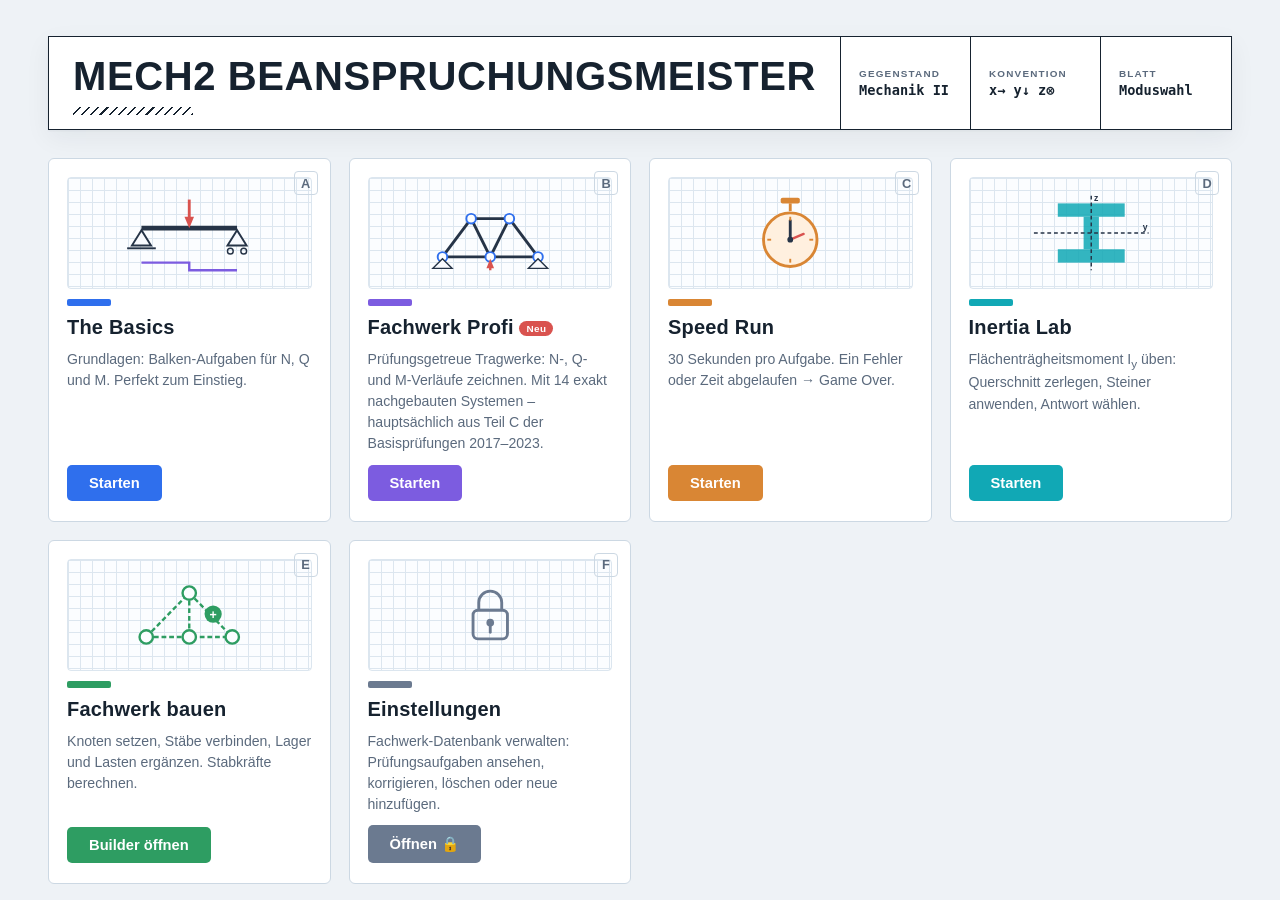
<file: web/index.html>
<!DOCTYPE html>
<html lang="de">
<head>
  <link rel="icon" href="data:image/svg+xml,<svg xmlns='http://www.w3.org/2000/svg' viewBox='0 0 32 32'><rect width='32' height='32' rx='6' fill='%232F6FED'/><path d='M5 13h22' stroke='white' stroke-width='2.5' stroke-linecap='round'/><path d='M10 13l-3 6h6z' fill='white'/><path d='M22 13l-3 6h6z' fill='white'/></svg>">
  <meta charset="UTF-8">
  <meta name="viewport" content="width=device-width, initial-scale=1.0, viewport-fit=cover, user-scalable=no">
  <title>Mech2 Beanspruchungsmeister</title>
  <link rel="stylesheet" href="static/style.css">
</head>
<body>

<!-- ===== MENU VIEW ===== -->
<div id="menu-view" class="view">
  <header class="plankopf">
    <div class="plankopf-title">
      <h1>Mech2 Beanspruchungs&shy;meister</h1>
      <div class="hatch"></div>
    </div>
    <div class="plankopf-cell">
      <span class="k">Gegenstand</span>
      <span class="v">Mechanik II</span>
    </div>
    <div class="plankopf-cell">
      <span class="k">Konvention</span>
      <span class="v">x→ y↓ z⊗</span>
    </div>
    <div class="plankopf-cell">
      <span class="k">Blatt</span>
      <span class="v">Moduswahl</span>
    </div>
  </header>
  <div class="menu-cards">

    <div class="card mode-card" onclick="App.showDiagramGame('basics')">
      <span class="mode-letter">A</span>
      <div class="card-icon">
        <svg viewBox="0 0 140 90" xmlns="http://www.w3.org/2000/svg">
          <line x1="20" y1="40" x2="120" y2="40" stroke="#263447" stroke-width="5"/>
          <polygon points="20,42 10,58 30,58" fill="#F8FAFE" stroke="#263447" stroke-width="2"/>
          <line x1="5" y1="61" x2="35" y2="61" stroke="#263447" stroke-width="2"/>
          <polygon points="120,42 110,58 130,58" fill="#F8FAFE" stroke="#263447" stroke-width="2"/>
          <circle cx="113" cy="64" r="3" stroke="#263447" stroke-width="1.5" fill="none"/>
          <circle cx="127" cy="64" r="3" stroke="#263447" stroke-width="1.5" fill="none"/>
          <line x1="70" y1="10" x2="70" y2="33" stroke="#D9534F" stroke-width="3"/>
          <polygon points="70,40 65,28 75,28" fill="#D9534F"/>
          <polyline points="20,76 70,76 70,84 120,84" stroke="#7C5CE0" stroke-width="2.5" fill="none"/>
        </svg>
      </div>
      <div class="card-accent" style="background:#2F6FED"></div>
      <h2>The Basics</h2>
      <p>Grundlagen: Balken-Aufgaben für N, Q und M. Perfekt zum Einstieg.</p>
      <button class="btn-accent" style="background:#2F6FED">Starten</button>
    </div>

    <div class="card mode-card" onclick="App.showDiagramGame('fachwerk')">
      <span class="mode-letter">B</span>
      <div class="card-icon">
        <svg viewBox="0 0 140 90" xmlns="http://www.w3.org/2000/svg">
          <line x1="20" y1="70" x2="120" y2="70" stroke="#263447" stroke-width="3"/>
          <line x1="20" y1="70" x2="50" y2="30" stroke="#263447" stroke-width="3"/>
          <line x1="50" y1="30" x2="90" y2="30" stroke="#263447" stroke-width="3"/>
          <line x1="50" y1="30" x2="70" y2="70" stroke="#263447" stroke-width="3"/>
          <line x1="90" y1="30" x2="70" y2="70" stroke="#263447" stroke-width="3"/>
          <line x1="90" y1="30" x2="120" y2="70" stroke="#263447" stroke-width="3"/>
          <circle cx="20" cy="70" r="5" fill="#FBFDFF" stroke="#2F6FED" stroke-width="2"/>
          <circle cx="50" cy="30" r="5" fill="#FBFDFF" stroke="#2F6FED" stroke-width="2"/>
          <circle cx="70" cy="70" r="5" fill="#FBFDFF" stroke="#2F6FED" stroke-width="2"/>
          <circle cx="90" cy="30" r="5" fill="#FBFDFF" stroke="#2F6FED" stroke-width="2"/>
          <circle cx="120" cy="70" r="5" fill="#FBFDFF" stroke="#2F6FED" stroke-width="2"/>
          <polygon points="20,72 10,82 30,82" fill="#F8FAFE" stroke="#263447" stroke-width="1.5"/>
          <polygon points="120,72 110,82 130,82" fill="#F8FAFE" stroke="#263447" stroke-width="1.5"/>
          <line x1="70" y1="84" x2="70" y2="76" stroke="#D9534F" stroke-width="2.5"/>
          <polygon points="70,72 66,82 74,82" fill="#D9534F"/>
        </svg>
      </div>
      <div class="card-accent" style="background:#7C5CE0"></div>
      <h2>Fachwerk Profi <span class="badge-new">Neu</span></h2>
      <p>Prüfungsgetreue Tragwerke: N-, Q- und M-Verläufe zeichnen. Mit 14 exakt nachgebauten Systemen – hauptsächlich aus Teil C der Basisprüfungen 2017–2023.</p>
      <button class="btn-accent" style="background:#7C5CE0">Starten</button>
    </div>

    <div class="card mode-card" onclick="App.showDiagramGame('speedrun')">
      <span class="mode-letter">C</span>
      <div class="card-icon">
        <svg viewBox="0 0 140 90" xmlns="http://www.w3.org/2000/svg">
          <rect x="60" y="8" width="20" height="6" rx="2" fill="#D98634"/>
          <line x1="70" y1="14" x2="70" y2="22" stroke="#D98634" stroke-width="3"/>
          <circle cx="70" cy="52" r="28" fill="#FFF0DF" stroke="#D98634" stroke-width="3"/>
          <line x1="70" y1="52" x2="70" y2="32" stroke="#263447" stroke-width="3" stroke-linecap="round"/>
          <line x1="70" y1="52" x2="84" y2="46" stroke="#D9534F" stroke-width="2.5" stroke-linecap="round"/>
          <circle cx="70" cy="52" r="3" fill="#263447"/>
          <line x1="70" y1="28" x2="70" y2="32" stroke="#D98634" stroke-width="2"/>
          <line x1="94" y1="52" x2="90" y2="52" stroke="#D98634" stroke-width="2"/>
          <line x1="50" y1="52" x2="46" y2="52" stroke="#D98634" stroke-width="2"/>
          <line x1="70" y1="76" x2="70" y2="72" stroke="#D98634" stroke-width="2"/>
        </svg>
      </div>
      <div class="card-accent" style="background:#D98634"></div>
      <h2>Speed Run</h2>
      <p>30 Sekunden pro Aufgabe. Ein Fehler oder Zeit abgelaufen → Game Over.</p>
      <button class="btn-accent" style="background:#D98634">Starten</button>
    </div>

    <div class="card mode-card" onclick="App.showInertiaLab('mid')">
      <span class="mode-letter">D</span>
      <div class="card-icon">
        <svg viewBox="0 0 140 90" xmlns="http://www.w3.org/2000/svg">
          <rect x="35" y="14" width="70" height="14" fill="#11A8B5" opacity="0.85"/>
          <rect x="62" y="28" width="16" height="34" fill="#11A8B5" opacity="0.85"/>
          <rect x="35" y="62" width="70" height="14" fill="#11A8B5" opacity="0.85"/>
          <line x1="10" y1="45" x2="130" y2="45" stroke="#263447" stroke-width="1.5" stroke-dasharray="4,3"/>
          <line x1="70" y1="6" x2="70" y2="84" stroke="#263447" stroke-width="1.5" stroke-dasharray="4,3"/>
          <text x="124" y="42" font-size="9" fill="#263447" font-weight="bold">y</text>
          <text x="73" y="12" font-size="9" fill="#263447" font-weight="bold">z</text>
        </svg>
      </div>
      <div class="card-accent" style="background:#11A8B5"></div>
      <h2>Inertia Lab</h2>
      <p>Flächenträgheitsmoment I<sub>y</sub> üben: Querschnitt zerlegen, Steiner anwenden, Antwort wählen.</p>
      <button class="btn-accent" style="background:#11A8B5">Starten</button>
    </div>

    <div class="card mode-card" onclick="App.showTrussBuilder(null)">
      <span class="mode-letter">E</span>
      <div class="card-icon">
        <svg viewBox="0 0 140 90" xmlns="http://www.w3.org/2000/svg">
          <line x1="25" y1="68" x2="115" y2="68" stroke="#2E9D62" stroke-width="2.5" stroke-dasharray="5,3"/>
          <line x1="25" y1="68" x2="70" y2="22" stroke="#2E9D62" stroke-width="2.5" stroke-dasharray="5,3"/>
          <line x1="70" y1="22" x2="115" y2="68" stroke="#2E9D62" stroke-width="2.5" stroke-dasharray="5,3"/>
          <line x1="70" y1="22" x2="70" y2="68" stroke="#2E9D62" stroke-width="2.5" stroke-dasharray="5,3"/>
          <circle cx="25" cy="68" r="7" fill="#FBFDFF" stroke="#2E9D62" stroke-width="2.5"/>
          <circle cx="70" cy="22" r="7" fill="#FBFDFF" stroke="#2E9D62" stroke-width="2.5"/>
          <circle cx="115" cy="68" r="7" fill="#FBFDFF" stroke="#2E9D62" stroke-width="2.5"/>
          <circle cx="70" cy="68" r="7" fill="#FBFDFF" stroke="#2E9D62" stroke-width="2.5"/>
          <circle cx="95" cy="44" r="9" fill="#2E9D62"/>
          <text x="95" y="49" font-size="13" fill="#fff" text-anchor="middle" font-weight="bold">+</text>
        </svg>
      </div>
      <div class="card-accent" style="background:#2E9D62"></div>
      <h2>Fachwerk bauen</h2>
      <p>Knoten setzen, Stäbe verbinden, Lager und Lasten ergänzen. Stabkräfte berechnen.</p>
      <button class="btn-accent" style="background:#2E9D62">Builder öffnen</button>
    </div>

    <div class="card mode-card" onclick="App.showSettings()">
      <span class="mode-letter">F</span>
      <div class="card-icon">
        <svg viewBox="0 0 140 90" xmlns="http://www.w3.org/2000/svg">
          <rect x="52" y="40" width="36" height="30" rx="5" fill="none" stroke="#6B7A90" stroke-width="3"/>
          <path d="M58 40 v-8 a12 12 0 0 1 24 0 v8" fill="none" stroke="#6B7A90" stroke-width="3"/>
          <circle cx="70" cy="53" r="4" fill="#6B7A90"/>
          <line x1="70" y1="56" x2="70" y2="63" stroke="#6B7A90" stroke-width="3" stroke-linecap="round"/>
        </svg>
      </div>
      <div class="card-accent" style="background:#6B7A90"></div>
      <h2>Einstellungen</h2>
      <p>Fachwerk-Datenbank verwalten: Prüfungsaufgaben ansehen, korrigieren, löschen oder neue hinzufügen.</p>
      <button class="btn-accent" style="background:#6B7A90">Öffnen 🔒</button>
    </div>

  </div>

  <div class="bug-report-banner scoreboard-banner" onclick="Scoreboard.open()">
    <span class="bug-report-icon">🏆</span>
    <span>Bestenliste — Highscores aller Modi</span>
    <button class="btn-bug-report" type="button">Öffnen</button>
  </div>

  <div class="bug-report-banner">
    <span class="bug-report-icon">🐛</span>
    <span>Found a bug?</span>
    <a href="https://github.com/lucl-bit/Mech2SKMeister/issues/new" target="_blank" rel="noopener" class="btn-bug-report">Report it →</a>
  </div>

  <footer class="disclaimer">
    <strong>Disclaimer:</strong> Dieses Tool ist ein privates Lernhilfsmittel ohne offiziellen Bezug zu Vorlesungen, Skripten oder Prüfungen der ETH Zürich.
    Lösungen, Vorzeichenkonventionen und Aufgaben können Fehler enthalten — verlasse dich nicht ausschliesslich darauf für die Prüfungsvorbereitung.
    Der Autor übernimmt keine Haftung für die Richtigkeit der Inhalte oder für Folgen, die sich aus deren Nutzung ergeben.
    <br><br>
    <strong>Urheberrecht &amp; Nutzungsbedingungen:</strong> Alle Rechte an diesem Programm — einschliesslich Quellcode, Aufgaben und Grafiken — sind dem Autor vorbehalten.
    Eine kommerzielle Nutzung, Vervielfältigung, Weitergabe oder das Betreiben auf eigenen Servern ist ohne ausdrückliche schriftliche Genehmigung des Autors nicht gestattet.
    Bei Interesse an einer eigenen Instanz, einem eigenen Hosting oder einer anderweitigen Nutzung wenden Sie sich bitte formlos an:
    <a href="mailto:lukoll@ethz.ch">lukoll@ethz.ch</a>.
  </footer>
</div>

<!-- ===== DIAGRAM GAME VIEW ===== -->
<div id="game-view" class="view" style="display:none; flex-direction:column;">
  <div class="topbar">
    <div class="topbar-left">
      <button class="btn-back" onclick="App.showMenu()">← Menü</button>
      <div>
        <div class="topbar-title" id="game-mode-title">Verlauf-Spiel</div>
        <div class="topbar-sub">Erkenne den richtigen Verlauf. x → rechts, y ↓ unten.</div>
      </div>
    </div>
    <div class="kind-filter" id="game-source-filter" style="display:none;">
      <button data-s="mix" class="active">Mix</button>
      <button data-s="exams">Prüfungen</button>
      <button data-s="random">Generator</button>
    </div>
    <div class="kind-filter" id="game-kind-filter" style="display:none;">
      <button data-k="mix" class="active">Gemischt</button>
      <button data-k="N">Nur N</button>
      <button data-k="Q">Nur Q</button>
      <button data-k="M">Nur M</button>
    </div>
    <div class="topbar-right">
      <div class="timer-display" id="game-timer" style="display:none;">30s</div>
      <div class="points-display" id="game-points">0 Punkte</div>
    </div>
  </div>
  <div class="statusbar">
    <span id="game-status">Aufgabe 1</span>
    <span id="game-feedback" class="feedback-text"></span>
  </div>
  <div class="canvas-wrap" id="game-canvas-wrap">
    <canvas id="game-canvas"></canvas>
  </div>
  <div class="bottombar">
    <button class="btn-accent" id="btn-next" onclick="App.diagramGame && App.diagramGame.nextChallenge()">Neue Aufgabe</button>
  </div>

  <!-- Explanation overlay (after answering wrong) -->
  <div id="explanation-overlay" class="overlay" style="display:none;">
    <div class="overlay-panel">
      <div class="overlay-header">
        <h2 id="explanation-title">Warum ist das so?</h2>
      </div>
      <canvas id="explanation-canvas" width="640" height="240"></canvas>
      <p id="explanation-text" class="explanation-text"></p>
      <div class="overlay-actions">
        <button class="btn-accent" onclick="App.diagramGame && App.diagramGame.dismissExplanation()">Verstanden →</button>
      </div>
    </div>
  </div>

  <!-- Game Over overlay (Speed Run) -->
  <div id="gameover-overlay" class="overlay" style="display:none;">
    <div class="overlay-panel">
      <h2 style="color:var(--red); font-size:2rem;">Game Over!</h2>
      <p id="gameover-reason" style="color:var(--muted); margin:8px 0;"></p>
      <div class="gameover-score" id="gameover-score">0 Punkte</div>
      <p id="gameover-streak" style="color:var(--muted); margin-bottom:6px;"></p>
      <div id="gameover-highscore" class="gameover-highscore" style="display:none;">
        <p class="gameover-rank" id="gameover-rank"></p>
        <div class="gameover-name-row">
          <input id="gameover-name" type="text" maxlength="24" placeholder="Dein Name">
          <button class="btn-accent" id="gameover-submit" type="button">Eintragen</button>
        </div>
      </div>
      <div class="overlay-actions">
        <button class="btn-back" onclick="Scoreboard.open('speedrun')">Bestenliste</button>
        <button class="btn-accent" style="background:var(--orange)" onclick="App.diagramGame && App.diagramGame.restart()">Nochmal versuchen</button>
        <button class="btn-back" onclick="App.showMenu()">Zurück zum Menü</button>
      </div>
    </div>
  </div>
</div>

<!-- ===== LÖSUNGSWEG OVERLAY (Statik-Assistent) ===== -->
<div id="walkthrough-overlay" class="overlay" style="display:none;" onclick="if (event.target === this) this.style.display='none'">
  <div class="overlay-panel">
    <div class="overlay-header walk-head">
      <h2 id="walk-title">Lösungsweg</h2>
      <button class="cheatsheet-close" id="walk-close" type="button">✕</button>
    </div>
    <canvas id="walk-canvas" width="640" height="220"></canvas>
    <p id="walk-text" class="explanation-text"></p>
    <div class="overlay-actions">
      <button class="btn-back" id="walk-prev" type="button">← Zurück</button>
      <button class="btn-accent" id="walk-next" type="button">Weiter →</button>
    </div>
  </div>
</div>

<!-- ===== SCOREBOARD OVERLAY ===== -->
<div id="scoreboard-overlay" class="overlay" style="display:none;" onclick="if (event.target === this) Scoreboard.close()">
  <div class="overlay-panel">
    <div class="overlay-header scoreboard-head">
      <h2>🏆 Bestenliste</h2>
      <label class="scoreboard-namefield">
        <span>Dein Name</span>
        <input id="scoreboard-name" type="text" maxlength="24" placeholder="Anonym">
      </label>
    </div>
    <div class="kind-filter scoreboard-tabs" id="scoreboard-tabs"></div>
    <div id="scoreboard-body"></div>
    <div class="overlay-actions">
      <button class="btn-accent" onclick="Scoreboard.close()">Schliessen</button>
    </div>
  </div>
</div>

<!-- ===== TRUSS BUILDER VIEW ===== -->
<div id="builder-view" class="view" style="display:none; flex-direction:column;">
  <div class="topbar">
    <div class="topbar-left">
      <button class="btn-back" id="builder-back" onclick="App.builderBack()">← Menü</button>
      <div>
        <div class="topbar-title">Fachwerk bauen</div>
        <div class="topbar-sub">Knoten setzen, Stäbe verbinden, Lager und Lasten ergänzen.</div>
      </div>
    </div>
  </div>
  <div class="builder-body">
    <div class="sidebar">
      <div class="sidebar-section">
        <div class="sidebar-heading">Werkzeuge</div>
        <div id="tool-buttons"></div>
      </div>
      <hr class="sidebar-divider">
      <button class="btn-tool" onclick="App.trussBuilder && App.trussBuilder.loadExample()">Beispiel-Fachwerk</button>
      <button class="btn-tool" onclick="App.trussBuilder && App.trussBuilder.clear()">Leeren</button>
      <button class="btn-tool" onclick="App.trussBuilder && App.trussBuilder.validate()">System prüfen</button>
      <button class="btn-tool btn-solve" onclick="App.trussBuilder && App.trussBuilder.solve()">Berechnen</button>
      <button class="btn-tool btn-solve" id="btn-save-fixture" style="display:none" onclick="App.trussBuilder && App.trussBuilder.saveToServer()">💾 In Datenbank speichern</button>
      <!-- dev-only buttons hidden
      <button class="btn-tool btn-mode" id="btn-edit-solution" onclick="App.trussBuilder && App.trussBuilder.toggleEditMode()">✏ Beanspruchung bearbeiten</button>
      <button class="btn-tool" onclick="App.trussBuilder && App.trussBuilder.exportToCollection()">+ Zur Sammlung</button>
      <button class="btn-tool" onclick="App.trussBuilder && App.trussBuilder.downloadCollection()">Sammlung herunterladen</button>
      -->
      <hr class="sidebar-divider">
      <div class="sidebar-heading">Beanspruchung</div>
      <div class="mode-buttons">
        <button id="mode-M" class="btn-mode" onclick="App.trussBuilder && App.trussBuilder.setMode('M')" style="color:#D9534F">M</button>
        <button id="mode-Q" class="btn-mode" onclick="App.trussBuilder && App.trussBuilder.setMode('Q')" style="color:#7C5CE0">Q</button>
        <button id="mode-N" class="btn-mode btn-mode-active" onclick="App.trussBuilder && App.trussBuilder.setMode('N')" style="color:#2E9D62">N</button>
      </div>
    </div>
    <div class="canvas-wrap" id="builder-canvas-wrap">
      <canvas id="builder-canvas"></canvas>
    </div>
  </div>
  <div class="statusbar">
    <span id="builder-status">Werkzeug wählen und im Raster klicken.</span>
  </div>
</div>

<!-- ===== SETTINGS VIEW ===== -->
<div id="settings-view" class="view" style="display:none; flex-direction:column;">
  <div class="topbar">
    <div class="topbar-left">
      <button class="btn-back" onclick="App.showMenu()">← Menü</button>
      <div>
        <div class="topbar-title">Einstellungen — Fachwerk-Datenbank</div>
        <div class="topbar-sub">Prüfungsaufgaben ansehen, korrigieren, löschen oder neue hinzufügen.</div>
      </div>
    </div>
    <div class="topbar-right">
      <button class="btn-back" onclick="Settings.logout()">🔒 Sperren</button>
    </div>
  </div>

  <div id="settings-gate" class="settings-gate" style="display:none;">
    <div class="settings-gate-box">
      <div class="settings-gate-icon">🔒</div>
      <h2>Passwort erforderlich</h2>
      <p>Dieser Bereich verändert die Aufgaben-Datenbank für alle Spielmodi.</p>
      <input type="password" id="settings-password" placeholder="Passwort"
             onkeydown="if(event.key==='Enter')Settings.login()">
      <button class="btn-accent" onclick="Settings.login()">Entsperren</button>
      <div id="settings-gate-error" class="settings-gate-error"></div>
    </div>
  </div>

  <div id="settings-content" style="display:none; flex:1; overflow-y:auto;">
    <div class="settings-toolbar">
      <button class="btn-accent" style="background:#2E9D62" onclick="Settings.addNew()">+ Neues Fachwerk</button>
      <span id="settings-info" class="settings-info"></span>
    </div>
    <div id="settings-list" class="settings-list"></div>
  </div>
</div>

<!-- ===== INERTIA LAB VIEW ===== -->
<div id="inertia-view" class="view" style="display:none; flex-direction:column;">
  <div class="topbar">
    <div class="topbar-left">
      <button class="btn-back" onclick="App.showMenu()">← Menü</button>
      <div>
        <div class="topbar-title" id="inertia-title">Inertia Lab</div>
        <div class="topbar-sub">I<sub>y</sub> = Σ (I<sub>eigen,i</sub> + d<sub>i</sub>²·A<sub>i</sub>) · sign<sub>i</sub></div>
      </div>
    </div>
    <div class="topbar-right">
      <div class="points-display" id="inertia-points">0 Punkte</div>
    </div>
  </div>
  <div class="statusbar">
    <span id="inertia-status">Lade Aufgabe…</span>
  </div>
  <div class="inertia-body">
    <div class="canvas-wrap" id="inertia-canvas-wrap">
      <canvas id="inertia-canvas"></canvas>
    </div>
    <div class="inertia-side" id="inertia-panel"></div>
  </div>

  <!-- Cheatsheet (einklappbar, rechter Bildschirmrand) -->
  <button class="cheatsheet-tab" onclick="document.getElementById('cheatsheet-panel').classList.toggle('open')">📐 Formeln</button>
  <aside id="cheatsheet-panel" class="cheatsheet-panel">
    <div class="cheatsheet-head">
      <strong>Querschnittskennwerte</strong>
      <button class="cheatsheet-close" onclick="document.getElementById('cheatsheet-panel').classList.remove('open')">✕</button>
    </div>
    <table class="cheatsheet-table">
      <thead><tr><th>Form</th><th>I<sub>T</sub></th><th>W<sub>T</sub></th><th>I<sub>y</sub></th><th>I<sub>z</sub></th></tr></thead>
      <tbody>
        <tr>
          <td><svg viewBox="0 0 40 40" width="36" height="36"><rect x="8" y="8" width="24" height="24" fill="none" stroke="#172033" stroke-width="1.5"/><text x="20" y="6" font-size="7" text-anchor="middle">h</text><text x="36" y="22" font-size="7">h</text></svg><br>Quadrat</td>
          <td>0.141·h⁴</td><td>0.208·h³</td><td>h⁴/12</td><td>h⁴/12</td>
        </tr>
        <tr>
          <td><svg viewBox="0 0 40 40" width="36" height="36"><rect x="4" y="12" width="32" height="16" fill="none" stroke="#172033" stroke-width="1.5"/><text x="20" y="10" font-size="7" text-anchor="middle">b</text><text x="38" y="22" font-size="7">h</text></svg><br>Rechteck</td>
          <td>n.a.</td><td>n.a.</td><td>b³h/12</td><td>bh³/12</td>
        </tr>
        <tr>
          <td><svg viewBox="0 0 40 40" width="36" height="36"><polygon points="6,32 34,32 20,6" fill="none" stroke="#172033" stroke-width="1.5"/><text x="20" y="38" font-size="7" text-anchor="middle">b</text><text x="36" y="20" font-size="7">h</text></svg><br>Dreieck</td>
          <td>n.a.</td><td>n.a.</td><td>b³h/36</td><td>bh³/36</td>
        </tr>
        <tr>
          <td><svg viewBox="0 0 40 40" width="36" height="36"><circle cx="20" cy="20" r="14" fill="none" stroke="#172033" stroke-width="1.5"/><line x1="20" y1="20" x2="32" y2="10" stroke="#172033" stroke-width="1"/><text x="28" y="13" font-size="7">R</text></svg><br>Kreis</td>
          <td>πR⁴/2</td><td>πR³/2</td><td>πR⁴/4</td><td>πR⁴/4</td>
        </tr>
        <tr>
          <td><svg viewBox="0 0 40 40" width="36" height="36"><ellipse cx="20" cy="20" rx="16" ry="9" fill="none" stroke="#172033" stroke-width="1.5"/><text x="35" y="21" font-size="7">a</text><text x="20" y="9" font-size="7" text-anchor="middle">b</text></svg><br>Ellipse</td>
          <td>πa³b³/(a²+b²)</td><td>πab²/2</td><td>—</td><td>—</td>
        </tr>
        <tr>
          <td><svg viewBox="0 0 40 40" width="36" height="36"><circle cx="20" cy="20" r="14" fill="none" stroke="#172033" stroke-width="1.5"/><circle cx="20" cy="20" r="10" fill="none" stroke="#172033" stroke-width="1.5"/><text x="32" y="14" font-size="7">R<tspan font-size="5">m</tspan></text></svg><br>Dünner Ring<br><small>R<sub>m</sub> » t</small></td>
          <td>2πR<sub>m</sub>³·t</td><td>2πR<sub>m</sub>²·t</td><td>—</td><td>—</td>
        </tr>
        <tr>
          <td><svg viewBox="0 0 40 40" width="36" height="36"><rect x="2" y="18" width="36" height="4" fill="none" stroke="#172033" stroke-width="1.5"/><text x="20" y="14" font-size="7" text-anchor="middle">h</text><text x="38" y="24" font-size="6">t</text></svg><br>Schmaler Streifen<br><small>h » t</small></td>
          <td>ht³/3</td><td>ht²/3</td><td>—</td><td>—</td>
        </tr>
      </tbody>
    </table>
    <div class="cheatsheet-foot">
      <strong>Steiner:</strong> I = I<sub>eigen</sub> + d²·A. Aussparungen mit negativem Vorzeichen. Bei doppelter Symmetrie liegt der Schwerpunkt im Schnittpunkt der Symmetrieachsen.
    </div>
  </aside>

  <!-- Erklärung-Overlay -->
  <div id="inertia-explanation-overlay" class="overlay" style="display:none;">
    <div class="overlay-panel">
      <div class="overlay-header"><h2>Lösungsweg</h2></div>
      <pre id="inertia-explanation-text" class="explanation-text" style="white-space:pre-wrap; font-family:inherit;"></pre>
      <div class="overlay-actions">
        <button class="btn-accent" onclick="document.getElementById('inertia-explanation-overlay').style.display='none'">Verstanden →</button>
      </div>
    </div>
  </div>
</div>

<!-- Statischer Betrieb: Loeser im Browser statt Flask-Backend -->
<script src="static/solver_linalg.js"></script>
<script src="static/solver_truss.js"></script>
<script src="static/solver_frame.js"></script>
<script src="static/api_local.js"></script>
<script src="static/theme.js"></script>
<script src="static/draw_utils.js"></script>
<script src="static/scoreboard.js"></script>
<script src="static/settings.js"></script>
<script src="static/app.js"></script>
<script src="static/diagram_game.js"></script>
<script src="static/frame_fixtures.js"></script>
<script src="static/tutor.js"></script>
<script src="static/frame_challenge.js"></script>
<script src="static/truss_builder.js"></script>
<script src="static/inertia_fixtures.js"></script>
<script src="static/inertia_lab.js"></script>
</body>
</html>
</file>
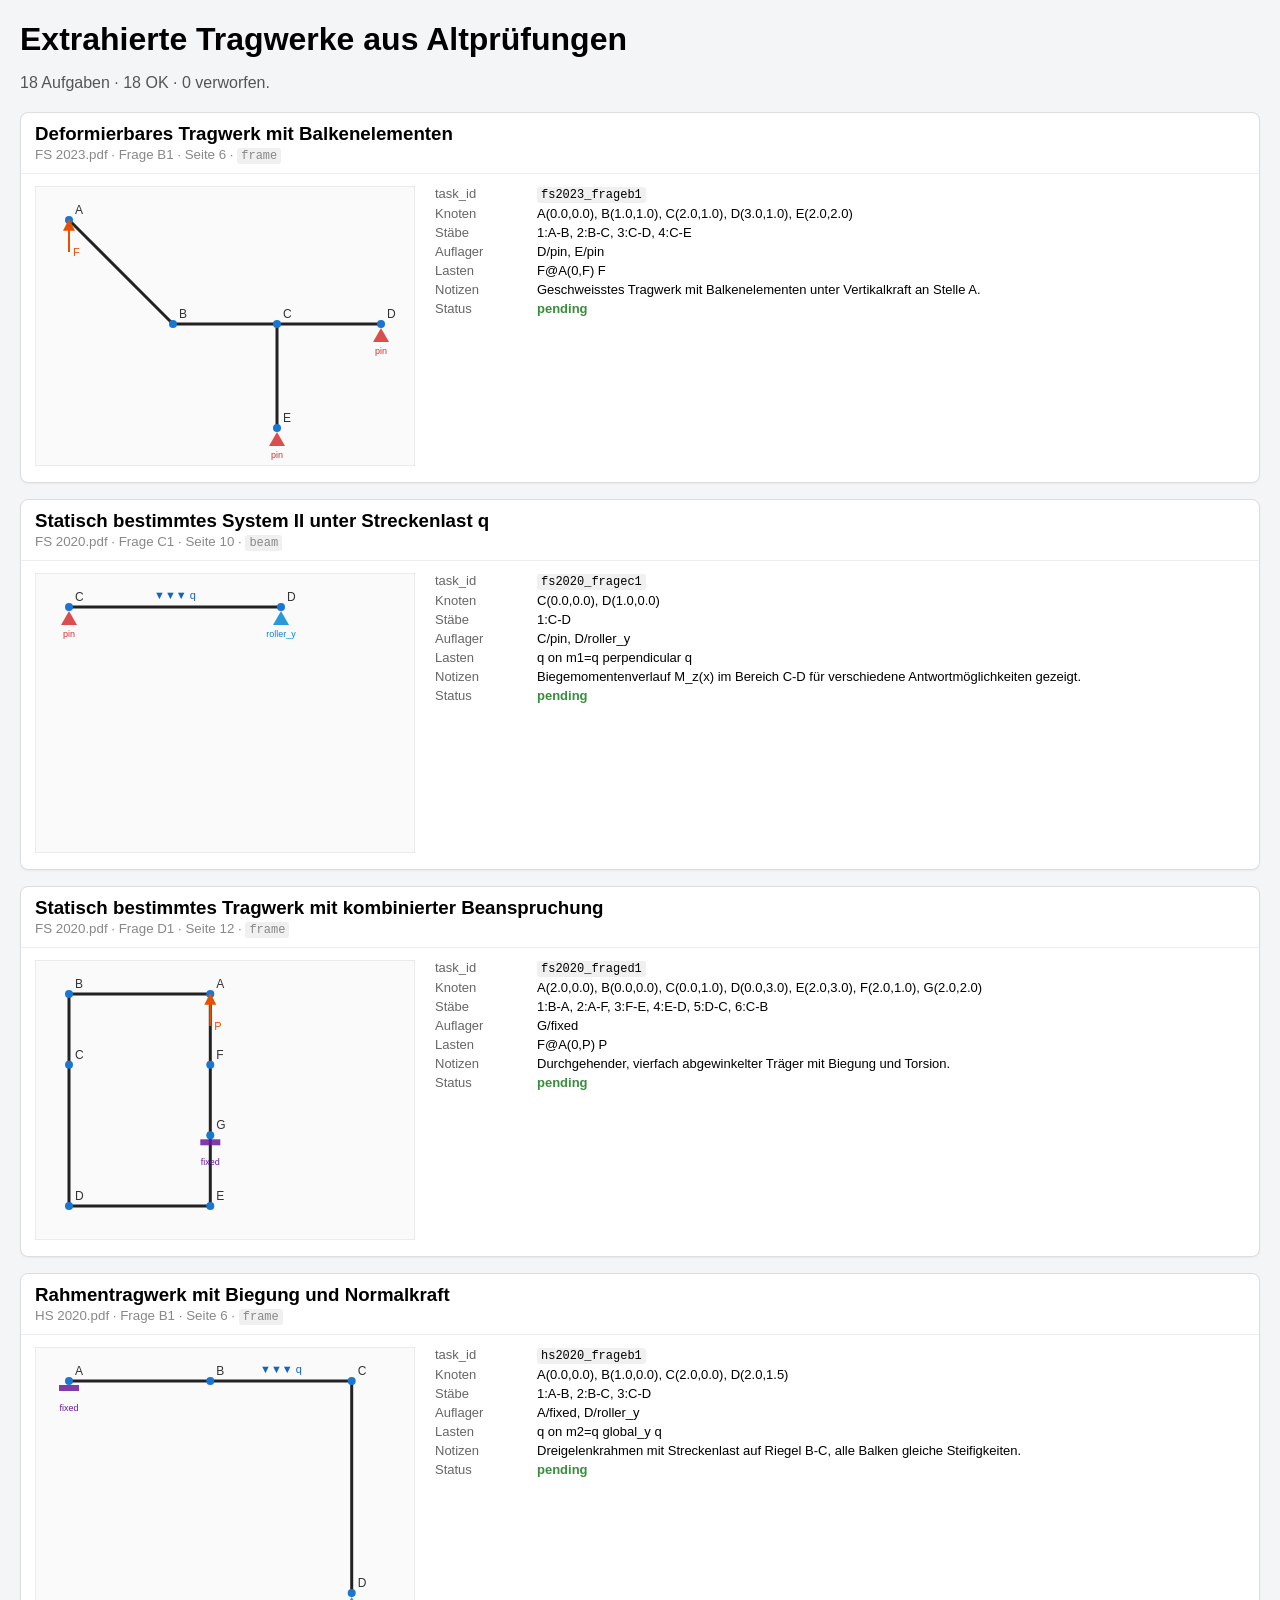
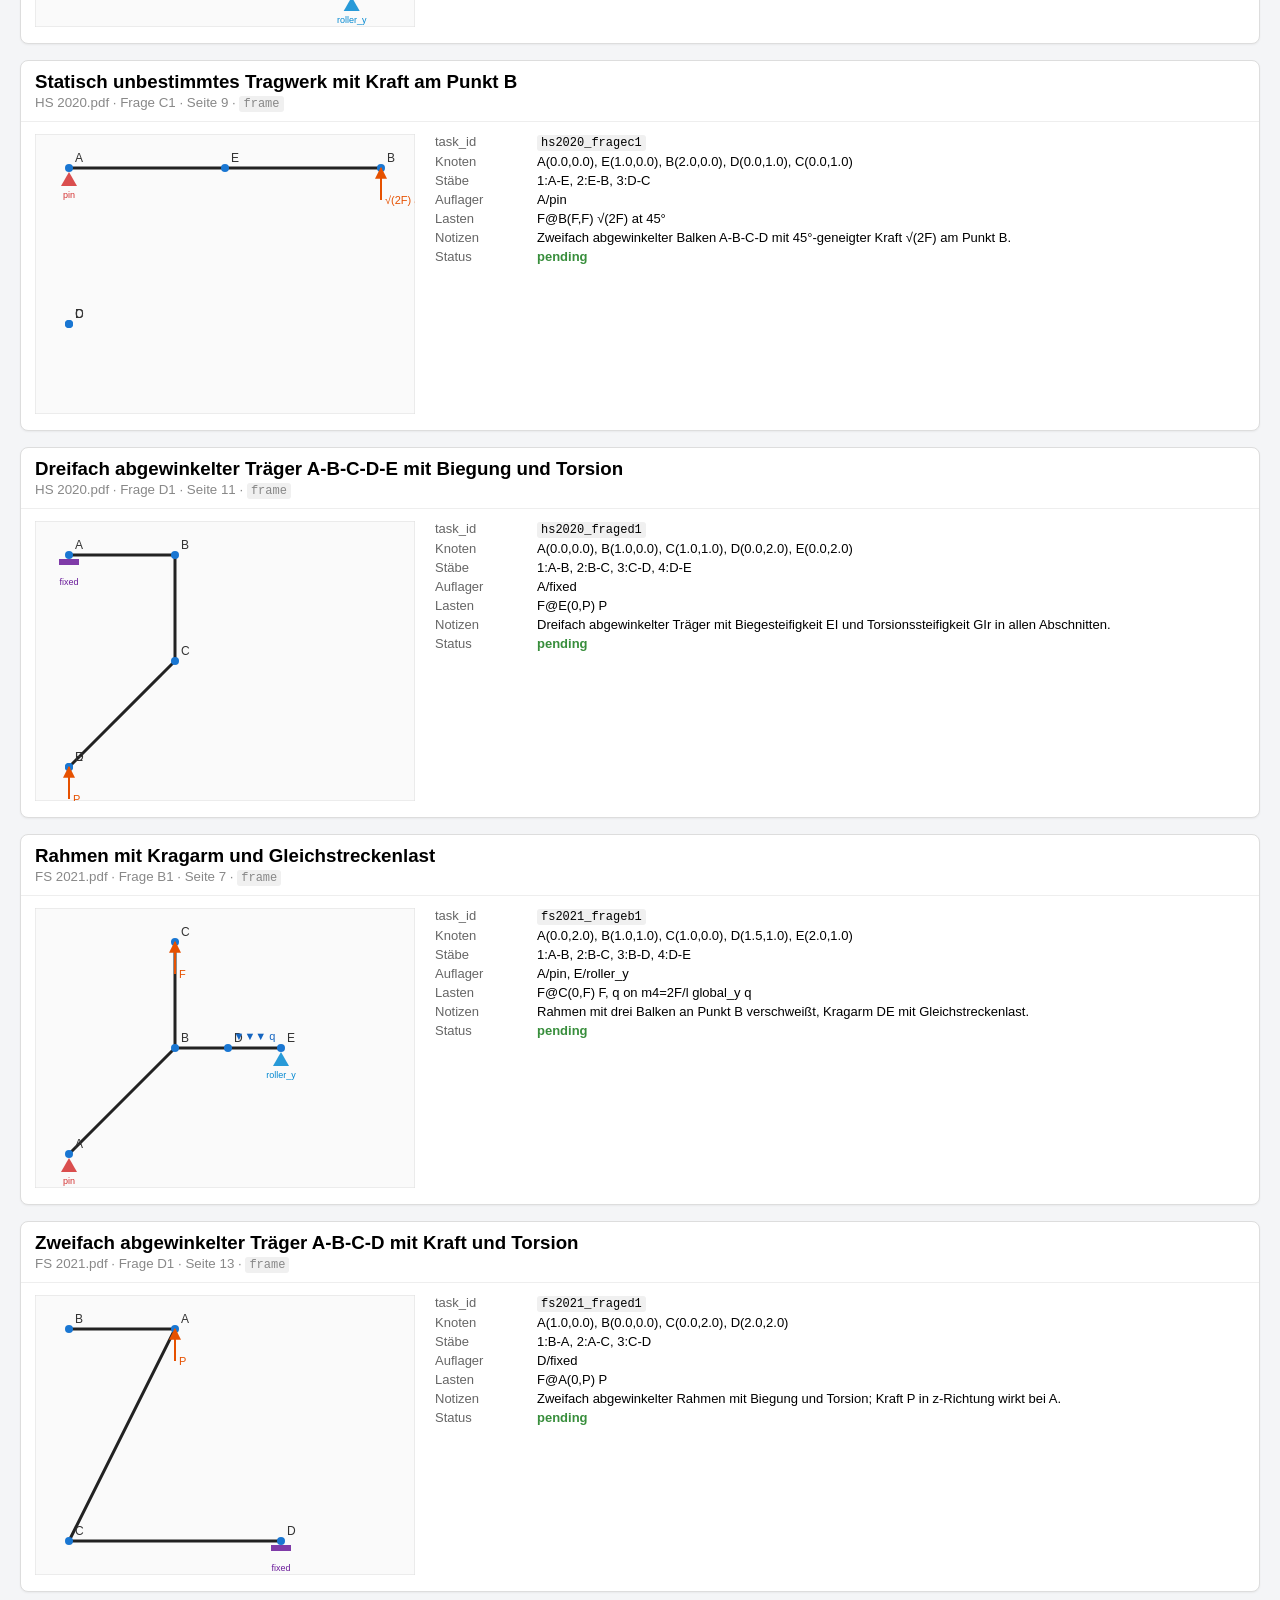
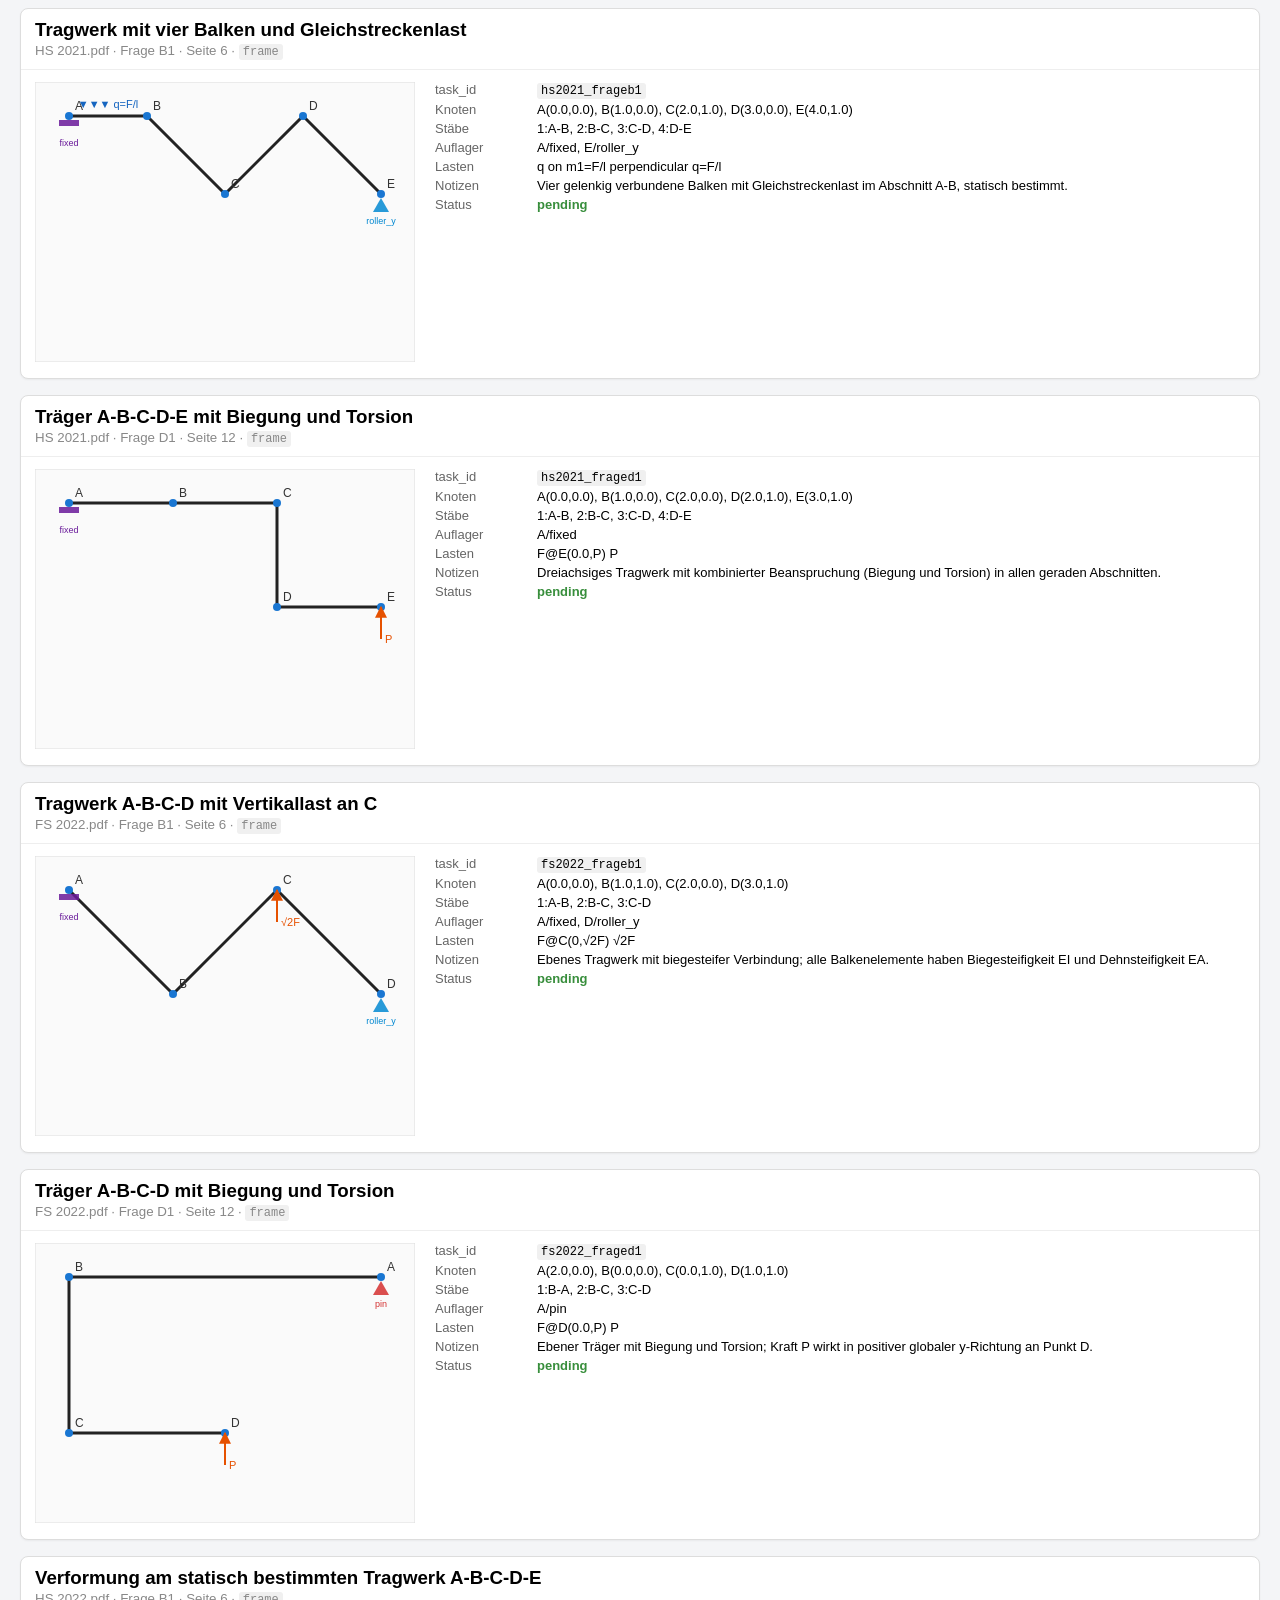
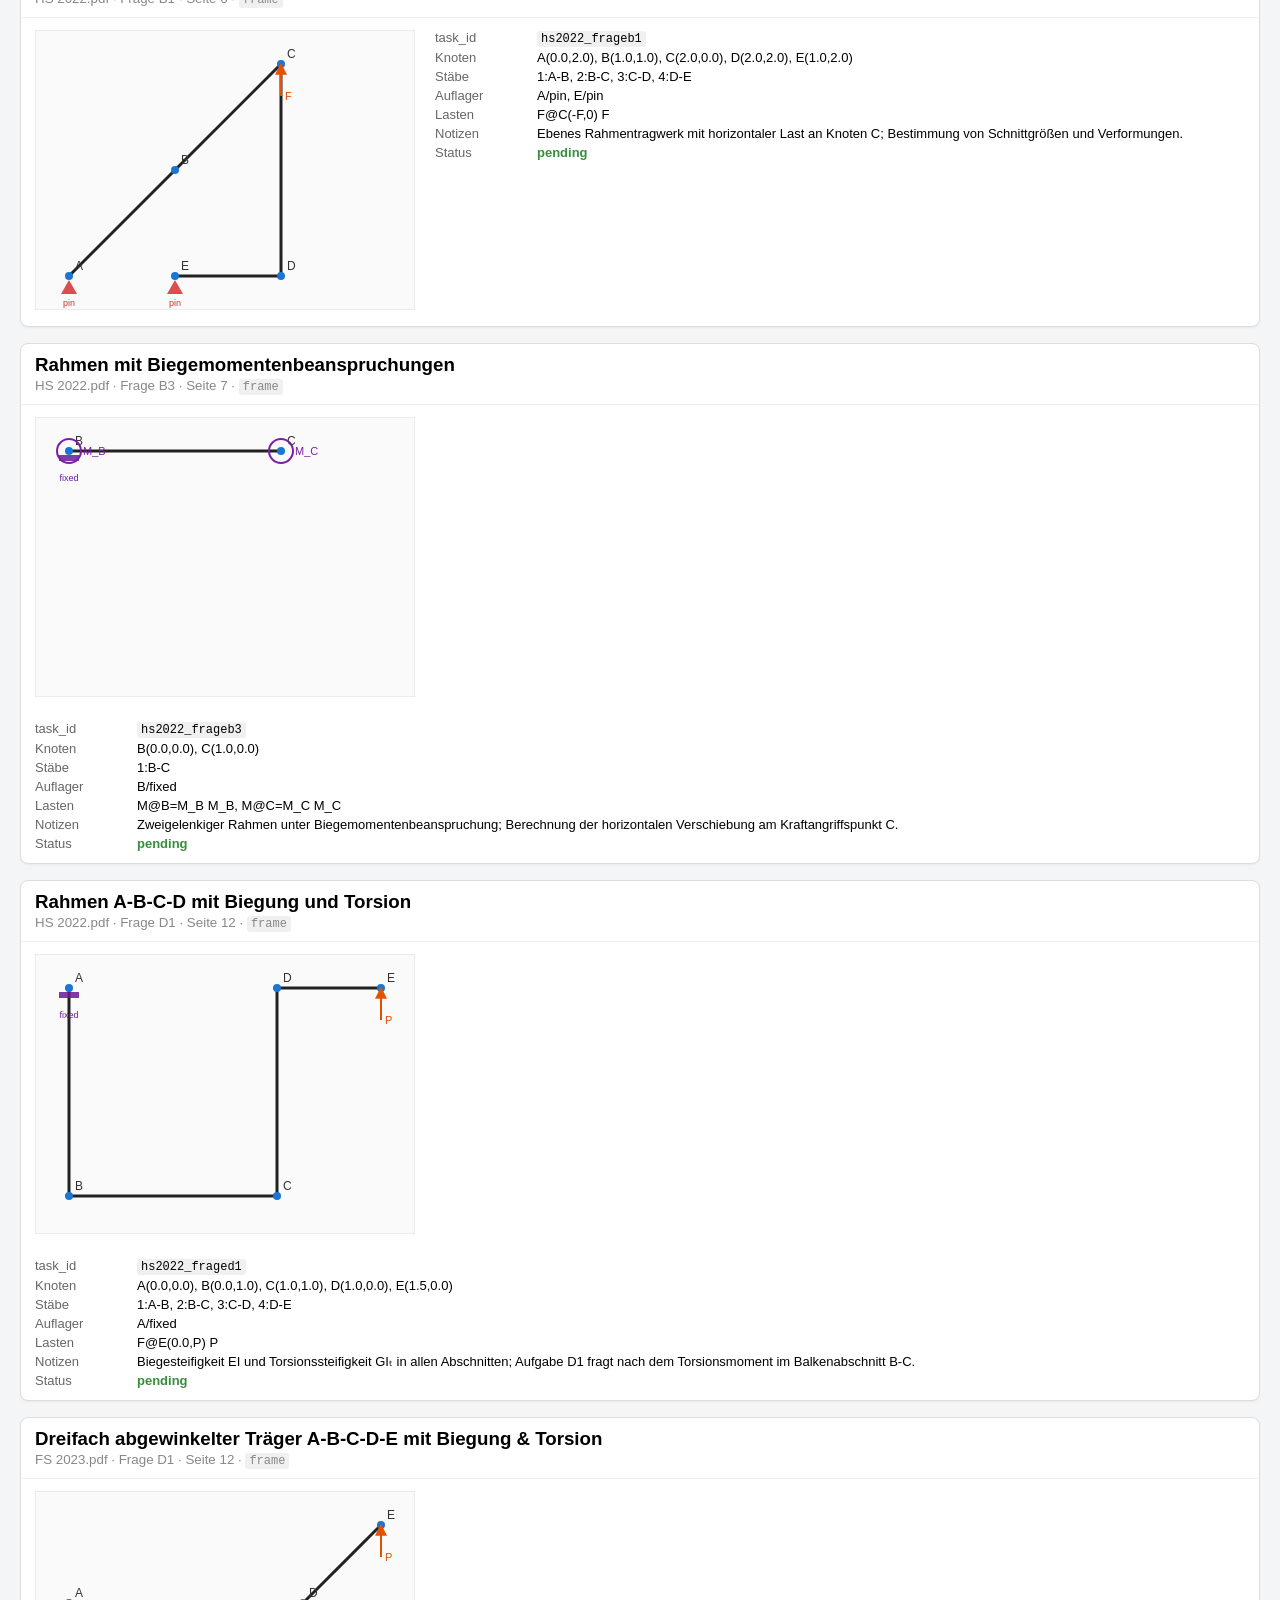
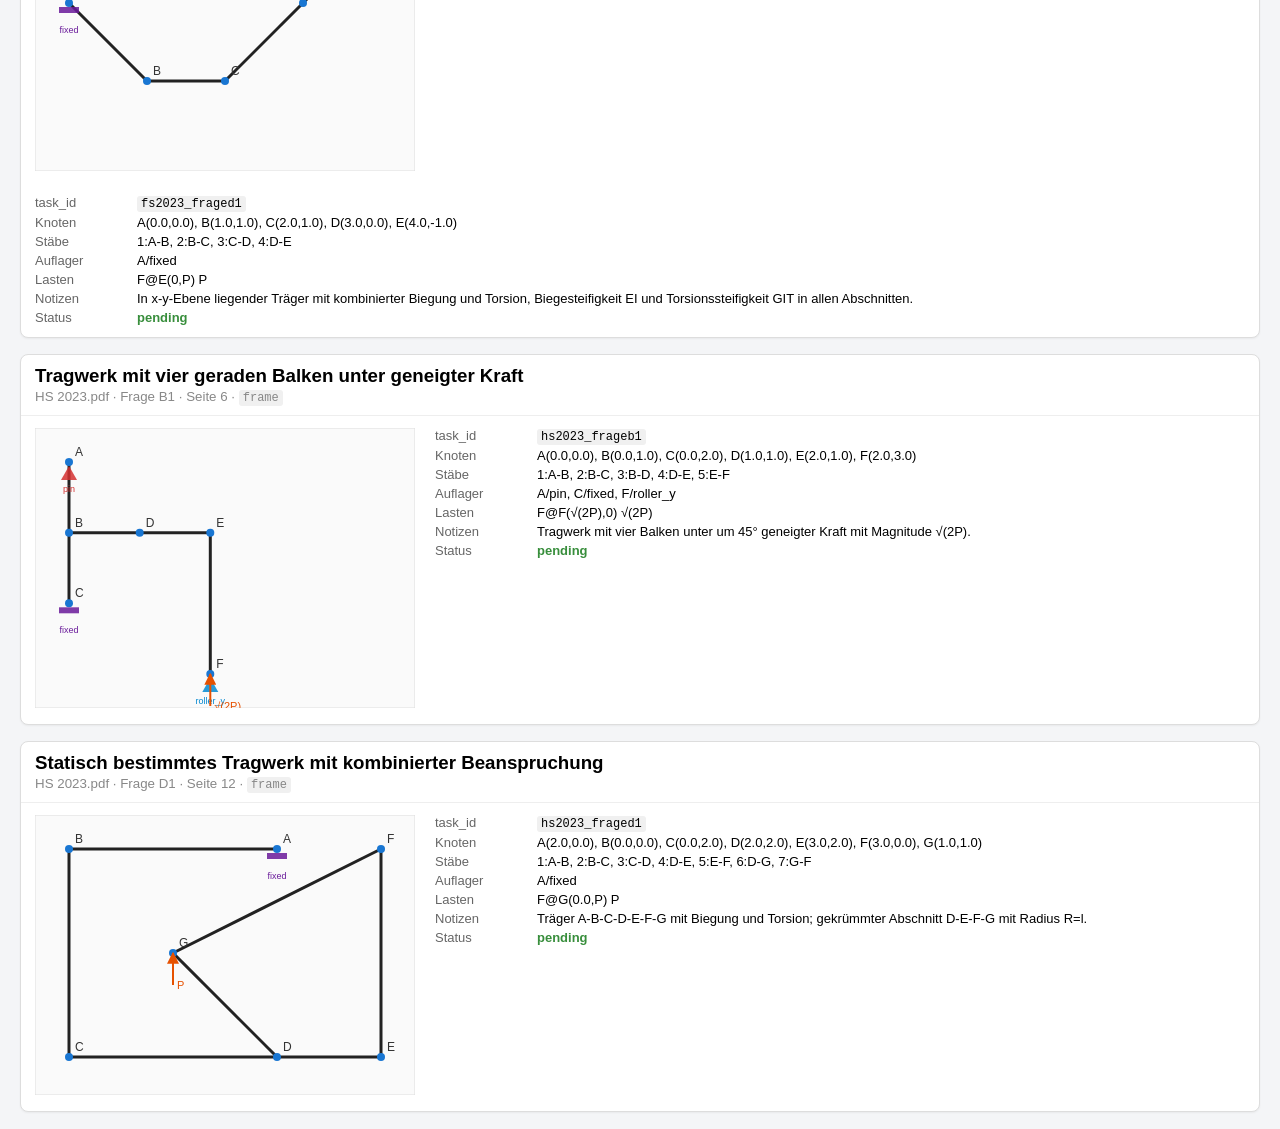
<file: schnittkraft_trainer/data/tasks/tragwerke_from_exams_preview.html>
<!doctype html>
<html lang="de">
<head>
<meta charset="utf-8"/>
<title>Extrahierte Tragwerke aus Altprüfungen</title>
<style>
body { font-family: -apple-system, sans-serif; margin: 20px; background: #f4f5f7; }
h1 { margin-bottom: 8px; }
.summary { color: #555; margin-bottom: 20px; }
.card { background: #fff; border: 1px solid #ddd; border-radius: 8px; margin-bottom: 16px; box-shadow: 0 1px 2px rgba(0,0,0,0.05); }
.card header { padding: 10px 14px; border-bottom: 1px solid #eee; }
.card header h3 { margin: 0; }
.card header small { color: #888; }
.card .body { display: flex; gap: 20px; padding: 12px 14px; flex-wrap: wrap; align-items: flex-start; }
.card .figure { flex: 0 0 auto; }
.card dl { display: grid; grid-template-columns: 90px 1fr; gap: 4px 12px; margin: 0; font-size: 13px; min-width: 320px; }
.card dt { color: #666; }
.card dd { margin: 0; word-break: break-word; }
code { background: #f0f0f0; padding: 1px 4px; border-radius: 3px; font-size: 12px; }
</style>
</head>
<body>
<h1>Extrahierte Tragwerke aus Altprüfungen</h1>
<p class="summary">18 Aufgaben &middot; 18 OK &middot; 0 verworfen.</p>

<article class="card">
  <header>
    <h3>Deformierbares Tragwerk mit Balkenelementen</h3>
    <small>FS 2023.pdf · Frage B1 · Seite 6 · <code>frame</code></small>
  </header>
  <div class="body">
    <div class="figure"><svg width="380" height="280" viewBox="0 0 380 280" xmlns="http://www.w3.org/2000/svg"><rect width="100%" height="100%" fill="#fafafa" stroke="#ddd"/><defs><marker id="arrow" viewBox="0 0 10 10" refX="9" refY="5" markerWidth="6" markerHeight="6" orient="auto-start-reverse"><path d="M0,0 L10,5 L0,10 z" fill="#e65100"/></marker></defs><line x1="34.0" y1="34.0" x2="138.0" y2="138.0" stroke="#222" stroke-width="3"/><line x1="138.0" y1="138.0" x2="242.0" y2="138.0" stroke="#222" stroke-width="3"/><line x1="242.0" y1="138.0" x2="346.0" y2="138.0" stroke="#222" stroke-width="3"/><line x1="242.0" y1="138.0" x2="242.0" y2="242.0" stroke="#222" stroke-width="3"/><circle cx="34.0" cy="34.0" r="4" fill="#1976d2"/><text x="40.0" y="28.0" font-size="12" fill="#333">A</text><circle cx="138.0" cy="138.0" r="4" fill="#1976d2"/><text x="144.0" y="132.0" font-size="12" fill="#333">B</text><circle cx="242.0" cy="138.0" r="4" fill="#1976d2"/><text x="248.0" y="132.0" font-size="12" fill="#333">C</text><circle cx="346.0" cy="138.0" r="4" fill="#1976d2"/><text x="352.0" y="132.0" font-size="12" fill="#333">D</text><polygon points="346.0,142.0 338.0,156.0 354.0,156.0" fill="#d32f2f" opacity="0.85"/><text x="346.0" y="168.0" font-size="9" text-anchor="middle" fill="#d32f2f">pin</text><circle cx="242.0" cy="242.0" r="4" fill="#1976d2"/><text x="248.0" y="236.0" font-size="12" fill="#333">E</text><polygon points="242.0,246.0 234.0,260.0 250.0,260.0" fill="#d32f2f" opacity="0.85"/><text x="242.0" y="272.0" font-size="9" text-anchor="middle" fill="#d32f2f">pin</text><line x1="34.0" y1="66.0" x2="34.0" y2="34.0" stroke="#e65100" stroke-width="2" marker-end="url(#arrow)"/><text x="38.0" y="70.0" font-size="11" fill="#e65100">F</text></svg></div>
    <dl>
      <dt>task_id</dt><dd><code>fs2023_frageb1</code></dd>
      <dt>Knoten</dt><dd>A(0.0,0.0), B(1.0,1.0), C(2.0,1.0), D(3.0,1.0), E(2.0,2.0)</dd>
      <dt>Stäbe</dt><dd>1:A-B, 2:B-C, 3:C-D, 4:C-E</dd>
      <dt>Auflager</dt><dd>D/pin, E/pin</dd>
      <dt>Lasten</dt><dd>F@A(0,F) F</dd>
      <dt>Notizen</dt><dd>Geschweisstes Tragwerk mit Balkenelementen unter Vertikalkraft an Stelle A.</dd>
      <dt>Status</dt><dd style="color:#388e3c"><b>pending</b> </dd>
    </dl>
  </div>
</article>
<article class="card">
  <header>
    <h3>Statisch bestimmtes System II unter Streckenlast q</h3>
    <small>FS 2020.pdf · Frage C1 · Seite 10 · <code>beam</code></small>
  </header>
  <div class="body">
    <div class="figure"><svg width="380" height="280" viewBox="0 0 380 280" xmlns="http://www.w3.org/2000/svg"><rect width="100%" height="100%" fill="#fafafa" stroke="#ddd"/><defs><marker id="arrow" viewBox="0 0 10 10" refX="9" refY="5" markerWidth="6" markerHeight="6" orient="auto-start-reverse"><path d="M0,0 L10,5 L0,10 z" fill="#e65100"/></marker></defs><line x1="34.0" y1="34.0" x2="246.0" y2="34.0" stroke="#222" stroke-width="3"/><circle cx="34.0" cy="34.0" r="4" fill="#1976d2"/><text x="40.0" y="28.0" font-size="12" fill="#333">C</text><polygon points="34.0,38.0 26.0,52.0 42.0,52.0" fill="#d32f2f" opacity="0.85"/><text x="34.0" y="64.0" font-size="9" text-anchor="middle" fill="#d32f2f">pin</text><circle cx="246.0" cy="34.0" r="4" fill="#1976d2"/><text x="252.0" y="28.0" font-size="12" fill="#333">D</text><polygon points="246.0,38.0 238.0,52.0 254.0,52.0" fill="#0288d1" opacity="0.85"/><text x="246.0" y="64.0" font-size="9" text-anchor="middle" fill="#0288d1">roller_y</text><text x="140.0" y="26.0" font-size="11" text-anchor="middle" fill="#1565c0">▼▼▼ q</text></svg></div>
    <dl>
      <dt>task_id</dt><dd><code>fs2020_fragec1</code></dd>
      <dt>Knoten</dt><dd>C(0.0,0.0), D(1.0,0.0)</dd>
      <dt>Stäbe</dt><dd>1:C-D</dd>
      <dt>Auflager</dt><dd>C/pin, D/roller_y</dd>
      <dt>Lasten</dt><dd>q on m1=q perpendicular q</dd>
      <dt>Notizen</dt><dd>Biegemomentenverlauf M_z(x) im Bereich C-D für verschiedene Antwortmöglichkeiten gezeigt.</dd>
      <dt>Status</dt><dd style="color:#388e3c"><b>pending</b> </dd>
    </dl>
  </div>
</article>
<article class="card">
  <header>
    <h3>Statisch bestimmtes Tragwerk mit kombinierter Beanspruchung</h3>
    <small>FS 2020.pdf · Frage D1 · Seite 12 · <code>frame</code></small>
  </header>
  <div class="body">
    <div class="figure"><svg width="380" height="280" viewBox="0 0 380 280" xmlns="http://www.w3.org/2000/svg"><rect width="100%" height="100%" fill="#fafafa" stroke="#ddd"/><defs><marker id="arrow" viewBox="0 0 10 10" refX="9" refY="5" markerWidth="6" markerHeight="6" orient="auto-start-reverse"><path d="M0,0 L10,5 L0,10 z" fill="#e65100"/></marker></defs><line x1="34.0" y1="34.0" x2="175.3" y2="34.0" stroke="#222" stroke-width="3"/><line x1="175.3" y1="34.0" x2="175.3" y2="104.7" stroke="#222" stroke-width="3"/><line x1="175.3" y1="104.7" x2="175.3" y2="246.0" stroke="#222" stroke-width="3"/><line x1="175.3" y1="246.0" x2="34.0" y2="246.0" stroke="#222" stroke-width="3"/><line x1="34.0" y1="246.0" x2="34.0" y2="104.7" stroke="#222" stroke-width="3"/><line x1="34.0" y1="104.7" x2="34.0" y2="34.0" stroke="#222" stroke-width="3"/><circle cx="175.3" cy="34.0" r="4" fill="#1976d2"/><text x="181.3" y="28.0" font-size="12" fill="#333">A</text><circle cx="34.0" cy="34.0" r="4" fill="#1976d2"/><text x="40.0" y="28.0" font-size="12" fill="#333">B</text><circle cx="34.0" cy="104.7" r="4" fill="#1976d2"/><text x="40.0" y="98.7" font-size="12" fill="#333">C</text><circle cx="34.0" cy="246.0" r="4" fill="#1976d2"/><text x="40.0" y="240.0" font-size="12" fill="#333">D</text><circle cx="175.3" cy="246.0" r="4" fill="#1976d2"/><text x="181.3" y="240.0" font-size="12" fill="#333">E</text><circle cx="175.3" cy="104.7" r="4" fill="#1976d2"/><text x="181.3" y="98.7" font-size="12" fill="#333">F</text><circle cx="175.3" cy="175.3" r="4" fill="#1976d2"/><text x="181.3" y="169.3" font-size="12" fill="#333">G</text><rect x="165.3" y="179.3" width="20" height="6" fill="#6a1b9a" opacity="0.85"/><text x="175.3" y="205.3" font-size="9" text-anchor="middle" fill="#6a1b9a">fixed</text><line x1="175.3" y1="66.0" x2="175.3" y2="34.0" stroke="#e65100" stroke-width="2" marker-end="url(#arrow)"/><text x="179.3" y="70.0" font-size="11" fill="#e65100">P</text></svg></div>
    <dl>
      <dt>task_id</dt><dd><code>fs2020_fraged1</code></dd>
      <dt>Knoten</dt><dd>A(2.0,0.0), B(0.0,0.0), C(0.0,1.0), D(0.0,3.0), E(2.0,3.0), F(2.0,1.0), G(2.0,2.0)</dd>
      <dt>Stäbe</dt><dd>1:B-A, 2:A-F, 3:F-E, 4:E-D, 5:D-C, 6:C-B</dd>
      <dt>Auflager</dt><dd>G/fixed</dd>
      <dt>Lasten</dt><dd>F@A(0,P) P</dd>
      <dt>Notizen</dt><dd>Durchgehender, vierfach abgewinkelter Träger mit Biegung und Torsion.</dd>
      <dt>Status</dt><dd style="color:#388e3c"><b>pending</b> </dd>
    </dl>
  </div>
</article>
<article class="card">
  <header>
    <h3>Rahmentragwerk mit Biegung und Normalkraft</h3>
    <small>HS 2020.pdf · Frage B1 · Seite 6 · <code>frame</code></small>
  </header>
  <div class="body">
    <div class="figure"><svg width="380" height="280" viewBox="0 0 380 280" xmlns="http://www.w3.org/2000/svg"><rect width="100%" height="100%" fill="#fafafa" stroke="#ddd"/><defs><marker id="arrow" viewBox="0 0 10 10" refX="9" refY="5" markerWidth="6" markerHeight="6" orient="auto-start-reverse"><path d="M0,0 L10,5 L0,10 z" fill="#e65100"/></marker></defs><line x1="34.0" y1="34.0" x2="175.3" y2="34.0" stroke="#222" stroke-width="3"/><line x1="175.3" y1="34.0" x2="316.7" y2="34.0" stroke="#222" stroke-width="3"/><line x1="316.7" y1="34.0" x2="316.7" y2="246.0" stroke="#222" stroke-width="3"/><circle cx="34.0" cy="34.0" r="4" fill="#1976d2"/><text x="40.0" y="28.0" font-size="12" fill="#333">A</text><rect x="24.0" y="38.0" width="20" height="6" fill="#6a1b9a" opacity="0.85"/><text x="34.0" y="64.0" font-size="9" text-anchor="middle" fill="#6a1b9a">fixed</text><circle cx="175.3" cy="34.0" r="4" fill="#1976d2"/><text x="181.3" y="28.0" font-size="12" fill="#333">B</text><circle cx="316.7" cy="34.0" r="4" fill="#1976d2"/><text x="322.7" y="28.0" font-size="12" fill="#333">C</text><circle cx="316.7" cy="246.0" r="4" fill="#1976d2"/><text x="322.7" y="240.0" font-size="12" fill="#333">D</text><polygon points="316.7,250.0 308.7,264.0 324.7,264.0" fill="#0288d1" opacity="0.85"/><text x="316.7" y="276.0" font-size="9" text-anchor="middle" fill="#0288d1">roller_y</text><text x="246.0" y="26.0" font-size="11" text-anchor="middle" fill="#1565c0">▼▼▼ q</text></svg></div>
    <dl>
      <dt>task_id</dt><dd><code>hs2020_frageb1</code></dd>
      <dt>Knoten</dt><dd>A(0.0,0.0), B(1.0,0.0), C(2.0,0.0), D(2.0,1.5)</dd>
      <dt>Stäbe</dt><dd>1:A-B, 2:B-C, 3:C-D</dd>
      <dt>Auflager</dt><dd>A/fixed, D/roller_y</dd>
      <dt>Lasten</dt><dd>q on m2=q global_y q</dd>
      <dt>Notizen</dt><dd>Dreigelenkrahmen mit Streckenlast auf Riegel B-C, alle Balken gleiche Steifigkeiten.</dd>
      <dt>Status</dt><dd style="color:#388e3c"><b>pending</b> </dd>
    </dl>
  </div>
</article>
<article class="card">
  <header>
    <h3>Statisch unbestimmtes Tragwerk mit Kraft am Punkt B</h3>
    <small>HS 2020.pdf · Frage C1 · Seite 9 · <code>frame</code></small>
  </header>
  <div class="body">
    <div class="figure"><svg width="380" height="280" viewBox="0 0 380 280" xmlns="http://www.w3.org/2000/svg"><rect width="100%" height="100%" fill="#fafafa" stroke="#ddd"/><defs><marker id="arrow" viewBox="0 0 10 10" refX="9" refY="5" markerWidth="6" markerHeight="6" orient="auto-start-reverse"><path d="M0,0 L10,5 L0,10 z" fill="#e65100"/></marker></defs><line x1="34.0" y1="34.0" x2="190.0" y2="34.0" stroke="#222" stroke-width="3"/><line x1="190.0" y1="34.0" x2="346.0" y2="34.0" stroke="#222" stroke-width="3"/><line x1="34.0" y1="190.0" x2="34.0" y2="190.0" stroke="#222" stroke-width="3"/><circle cx="34.0" cy="34.0" r="4" fill="#1976d2"/><text x="40.0" y="28.0" font-size="12" fill="#333">A</text><polygon points="34.0,38.0 26.0,52.0 42.0,52.0" fill="#d32f2f" opacity="0.85"/><text x="34.0" y="64.0" font-size="9" text-anchor="middle" fill="#d32f2f">pin</text><circle cx="190.0" cy="34.0" r="4" fill="#1976d2"/><text x="196.0" y="28.0" font-size="12" fill="#333">E</text><circle cx="346.0" cy="34.0" r="4" fill="#1976d2"/><text x="352.0" y="28.0" font-size="12" fill="#333">B</text><circle cx="34.0" cy="190.0" r="4" fill="#1976d2"/><text x="40.0" y="184.0" font-size="12" fill="#333">D</text><circle cx="34.0" cy="190.0" r="4" fill="#1976d2"/><text x="40.0" y="184.0" font-size="12" fill="#333">C</text><line x1="346.0" y1="66.0" x2="346.0" y2="34.0" stroke="#e65100" stroke-width="2" marker-end="url(#arrow)"/><text x="350.0" y="70.0" font-size="11" fill="#e65100">√(2F) at 45°</text></svg></div>
    <dl>
      <dt>task_id</dt><dd><code>hs2020_fragec1</code></dd>
      <dt>Knoten</dt><dd>A(0.0,0.0), E(1.0,0.0), B(2.0,0.0), D(0.0,1.0), C(0.0,1.0)</dd>
      <dt>Stäbe</dt><dd>1:A-E, 2:E-B, 3:D-C</dd>
      <dt>Auflager</dt><dd>A/pin</dd>
      <dt>Lasten</dt><dd>F@B(F,F) √(2F) at 45°</dd>
      <dt>Notizen</dt><dd>Zweifach abgewinkelter Balken A-B-C-D mit 45°-geneigter Kraft √(2F) am Punkt B.</dd>
      <dt>Status</dt><dd style="color:#388e3c"><b>pending</b> </dd>
    </dl>
  </div>
</article>
<article class="card">
  <header>
    <h3>Dreifach abgewinkelter Träger A-B-C-D-E mit Biegung und Torsion</h3>
    <small>HS 2020.pdf · Frage D1 · Seite 11 · <code>frame</code></small>
  </header>
  <div class="body">
    <div class="figure"><svg width="380" height="280" viewBox="0 0 380 280" xmlns="http://www.w3.org/2000/svg"><rect width="100%" height="100%" fill="#fafafa" stroke="#ddd"/><defs><marker id="arrow" viewBox="0 0 10 10" refX="9" refY="5" markerWidth="6" markerHeight="6" orient="auto-start-reverse"><path d="M0,0 L10,5 L0,10 z" fill="#e65100"/></marker></defs><line x1="34.0" y1="34.0" x2="140.0" y2="34.0" stroke="#222" stroke-width="3"/><line x1="140.0" y1="34.0" x2="140.0" y2="140.0" stroke="#222" stroke-width="3"/><line x1="140.0" y1="140.0" x2="34.0" y2="246.0" stroke="#222" stroke-width="3"/><line x1="34.0" y1="246.0" x2="34.0" y2="246.0" stroke="#222" stroke-width="3"/><circle cx="34.0" cy="34.0" r="4" fill="#1976d2"/><text x="40.0" y="28.0" font-size="12" fill="#333">A</text><rect x="24.0" y="38.0" width="20" height="6" fill="#6a1b9a" opacity="0.85"/><text x="34.0" y="64.0" font-size="9" text-anchor="middle" fill="#6a1b9a">fixed</text><circle cx="140.0" cy="34.0" r="4" fill="#1976d2"/><text x="146.0" y="28.0" font-size="12" fill="#333">B</text><circle cx="140.0" cy="140.0" r="4" fill="#1976d2"/><text x="146.0" y="134.0" font-size="12" fill="#333">C</text><circle cx="34.0" cy="246.0" r="4" fill="#1976d2"/><text x="40.0" y="240.0" font-size="12" fill="#333">D</text><circle cx="34.0" cy="246.0" r="4" fill="#1976d2"/><text x="40.0" y="240.0" font-size="12" fill="#333">E</text><line x1="34.0" y1="278.0" x2="34.0" y2="246.0" stroke="#e65100" stroke-width="2" marker-end="url(#arrow)"/><text x="38.0" y="282.0" font-size="11" fill="#e65100">P</text></svg></div>
    <dl>
      <dt>task_id</dt><dd><code>hs2020_fraged1</code></dd>
      <dt>Knoten</dt><dd>A(0.0,0.0), B(1.0,0.0), C(1.0,1.0), D(0.0,2.0), E(0.0,2.0)</dd>
      <dt>Stäbe</dt><dd>1:A-B, 2:B-C, 3:C-D, 4:D-E</dd>
      <dt>Auflager</dt><dd>A/fixed</dd>
      <dt>Lasten</dt><dd>F@E(0,P) P</dd>
      <dt>Notizen</dt><dd>Dreifach abgewinkelter Träger mit Biegesteifigkeit EI und Torsionssteifigkeit GIr in allen Abschnitten.</dd>
      <dt>Status</dt><dd style="color:#388e3c"><b>pending</b> </dd>
    </dl>
  </div>
</article>
<article class="card">
  <header>
    <h3>Rahmen mit Kragarm und Gleichstreckenlast</h3>
    <small>FS 2021.pdf · Frage B1 · Seite 7 · <code>frame</code></small>
  </header>
  <div class="body">
    <div class="figure"><svg width="380" height="280" viewBox="0 0 380 280" xmlns="http://www.w3.org/2000/svg"><rect width="100%" height="100%" fill="#fafafa" stroke="#ddd"/><defs><marker id="arrow" viewBox="0 0 10 10" refX="9" refY="5" markerWidth="6" markerHeight="6" orient="auto-start-reverse"><path d="M0,0 L10,5 L0,10 z" fill="#e65100"/></marker></defs><line x1="34.0" y1="246.0" x2="140.0" y2="140.0" stroke="#222" stroke-width="3"/><line x1="140.0" y1="140.0" x2="140.0" y2="34.0" stroke="#222" stroke-width="3"/><line x1="140.0" y1="140.0" x2="193.0" y2="140.0" stroke="#222" stroke-width="3"/><line x1="193.0" y1="140.0" x2="246.0" y2="140.0" stroke="#222" stroke-width="3"/><circle cx="34.0" cy="246.0" r="4" fill="#1976d2"/><text x="40.0" y="240.0" font-size="12" fill="#333">A</text><polygon points="34.0,250.0 26.0,264.0 42.0,264.0" fill="#d32f2f" opacity="0.85"/><text x="34.0" y="276.0" font-size="9" text-anchor="middle" fill="#d32f2f">pin</text><circle cx="140.0" cy="140.0" r="4" fill="#1976d2"/><text x="146.0" y="134.0" font-size="12" fill="#333">B</text><circle cx="140.0" cy="34.0" r="4" fill="#1976d2"/><text x="146.0" y="28.0" font-size="12" fill="#333">C</text><circle cx="193.0" cy="140.0" r="4" fill="#1976d2"/><text x="199.0" y="134.0" font-size="12" fill="#333">D</text><circle cx="246.0" cy="140.0" r="4" fill="#1976d2"/><text x="252.0" y="134.0" font-size="12" fill="#333">E</text><polygon points="246.0,144.0 238.0,158.0 254.0,158.0" fill="#0288d1" opacity="0.85"/><text x="246.0" y="170.0" font-size="9" text-anchor="middle" fill="#0288d1">roller_y</text><line x1="140.0" y1="66.0" x2="140.0" y2="34.0" stroke="#e65100" stroke-width="2" marker-end="url(#arrow)"/><text x="144.0" y="70.0" font-size="11" fill="#e65100">F</text><text x="219.5" y="132.0" font-size="11" text-anchor="middle" fill="#1565c0">▼▼▼ q</text></svg></div>
    <dl>
      <dt>task_id</dt><dd><code>fs2021_frageb1</code></dd>
      <dt>Knoten</dt><dd>A(0.0,2.0), B(1.0,1.0), C(1.0,0.0), D(1.5,1.0), E(2.0,1.0)</dd>
      <dt>Stäbe</dt><dd>1:A-B, 2:B-C, 3:B-D, 4:D-E</dd>
      <dt>Auflager</dt><dd>A/pin, E/roller_y</dd>
      <dt>Lasten</dt><dd>F@C(0,F) F, q on m4=2F/l global_y q</dd>
      <dt>Notizen</dt><dd>Rahmen mit drei Balken an Punkt B verschweißt, Kragarm DE mit Gleichstreckenlast.</dd>
      <dt>Status</dt><dd style="color:#388e3c"><b>pending</b> </dd>
    </dl>
  </div>
</article>
<article class="card">
  <header>
    <h3>Zweifach abgewinkelter Träger A-B-C-D mit Kraft und Torsion</h3>
    <small>FS 2021.pdf · Frage D1 · Seite 13 · <code>frame</code></small>
  </header>
  <div class="body">
    <div class="figure"><svg width="380" height="280" viewBox="0 0 380 280" xmlns="http://www.w3.org/2000/svg"><rect width="100%" height="100%" fill="#fafafa" stroke="#ddd"/><defs><marker id="arrow" viewBox="0 0 10 10" refX="9" refY="5" markerWidth="6" markerHeight="6" orient="auto-start-reverse"><path d="M0,0 L10,5 L0,10 z" fill="#e65100"/></marker></defs><line x1="34.0" y1="34.0" x2="140.0" y2="34.0" stroke="#222" stroke-width="3"/><line x1="140.0" y1="34.0" x2="34.0" y2="246.0" stroke="#222" stroke-width="3"/><line x1="34.0" y1="246.0" x2="246.0" y2="246.0" stroke="#222" stroke-width="3"/><circle cx="140.0" cy="34.0" r="4" fill="#1976d2"/><text x="146.0" y="28.0" font-size="12" fill="#333">A</text><circle cx="34.0" cy="34.0" r="4" fill="#1976d2"/><text x="40.0" y="28.0" font-size="12" fill="#333">B</text><circle cx="34.0" cy="246.0" r="4" fill="#1976d2"/><text x="40.0" y="240.0" font-size="12" fill="#333">C</text><circle cx="246.0" cy="246.0" r="4" fill="#1976d2"/><text x="252.0" y="240.0" font-size="12" fill="#333">D</text><rect x="236.0" y="250.0" width="20" height="6" fill="#6a1b9a" opacity="0.85"/><text x="246.0" y="276.0" font-size="9" text-anchor="middle" fill="#6a1b9a">fixed</text><line x1="140.0" y1="66.0" x2="140.0" y2="34.0" stroke="#e65100" stroke-width="2" marker-end="url(#arrow)"/><text x="144.0" y="70.0" font-size="11" fill="#e65100">P</text></svg></div>
    <dl>
      <dt>task_id</dt><dd><code>fs2021_fraged1</code></dd>
      <dt>Knoten</dt><dd>A(1.0,0.0), B(0.0,0.0), C(0.0,2.0), D(2.0,2.0)</dd>
      <dt>Stäbe</dt><dd>1:B-A, 2:A-C, 3:C-D</dd>
      <dt>Auflager</dt><dd>D/fixed</dd>
      <dt>Lasten</dt><dd>F@A(0,P) P</dd>
      <dt>Notizen</dt><dd>Zweifach abgewinkelter Rahmen mit Biegung und Torsion; Kraft P in z-Richtung wirkt bei A.</dd>
      <dt>Status</dt><dd style="color:#388e3c"><b>pending</b> </dd>
    </dl>
  </div>
</article>
<article class="card">
  <header>
    <h3>Tragwerk mit vier Balken und Gleichstreckenlast</h3>
    <small>HS 2021.pdf · Frage B1 · Seite 6 · <code>frame</code></small>
  </header>
  <div class="body">
    <div class="figure"><svg width="380" height="280" viewBox="0 0 380 280" xmlns="http://www.w3.org/2000/svg"><rect width="100%" height="100%" fill="#fafafa" stroke="#ddd"/><defs><marker id="arrow" viewBox="0 0 10 10" refX="9" refY="5" markerWidth="6" markerHeight="6" orient="auto-start-reverse"><path d="M0,0 L10,5 L0,10 z" fill="#e65100"/></marker></defs><line x1="34.0" y1="34.0" x2="112.0" y2="34.0" stroke="#222" stroke-width="3"/><line x1="112.0" y1="34.0" x2="190.0" y2="112.0" stroke="#222" stroke-width="3"/><line x1="190.0" y1="112.0" x2="268.0" y2="34.0" stroke="#222" stroke-width="3"/><line x1="268.0" y1="34.0" x2="346.0" y2="112.0" stroke="#222" stroke-width="3"/><circle cx="34.0" cy="34.0" r="4" fill="#1976d2"/><text x="40.0" y="28.0" font-size="12" fill="#333">A</text><rect x="24.0" y="38.0" width="20" height="6" fill="#6a1b9a" opacity="0.85"/><text x="34.0" y="64.0" font-size="9" text-anchor="middle" fill="#6a1b9a">fixed</text><circle cx="112.0" cy="34.0" r="4" fill="#1976d2"/><text x="118.0" y="28.0" font-size="12" fill="#333">B</text><circle cx="190.0" cy="112.0" r="4" fill="#1976d2"/><text x="196.0" y="106.0" font-size="12" fill="#333">C</text><circle cx="268.0" cy="34.0" r="4" fill="#1976d2"/><text x="274.0" y="28.0" font-size="12" fill="#333">D</text><circle cx="346.0" cy="112.0" r="4" fill="#1976d2"/><text x="352.0" y="106.0" font-size="12" fill="#333">E</text><polygon points="346.0,116.0 338.0,130.0 354.0,130.0" fill="#0288d1" opacity="0.85"/><text x="346.0" y="142.0" font-size="9" text-anchor="middle" fill="#0288d1">roller_y</text><text x="73.0" y="26.0" font-size="11" text-anchor="middle" fill="#1565c0">▼▼▼ q=F/l</text></svg></div>
    <dl>
      <dt>task_id</dt><dd><code>hs2021_frageb1</code></dd>
      <dt>Knoten</dt><dd>A(0.0,0.0), B(1.0,0.0), C(2.0,1.0), D(3.0,0.0), E(4.0,1.0)</dd>
      <dt>Stäbe</dt><dd>1:A-B, 2:B-C, 3:C-D, 4:D-E</dd>
      <dt>Auflager</dt><dd>A/fixed, E/roller_y</dd>
      <dt>Lasten</dt><dd>q on m1=F/l perpendicular q=F/l</dd>
      <dt>Notizen</dt><dd>Vier gelenkig verbundene Balken mit Gleichstreckenlast im Abschnitt A-B, statisch bestimmt.</dd>
      <dt>Status</dt><dd style="color:#388e3c"><b>pending</b> </dd>
    </dl>
  </div>
</article>
<article class="card">
  <header>
    <h3>Träger A-B-C-D-E mit Biegung und Torsion</h3>
    <small>HS 2021.pdf · Frage D1 · Seite 12 · <code>frame</code></small>
  </header>
  <div class="body">
    <div class="figure"><svg width="380" height="280" viewBox="0 0 380 280" xmlns="http://www.w3.org/2000/svg"><rect width="100%" height="100%" fill="#fafafa" stroke="#ddd"/><defs><marker id="arrow" viewBox="0 0 10 10" refX="9" refY="5" markerWidth="6" markerHeight="6" orient="auto-start-reverse"><path d="M0,0 L10,5 L0,10 z" fill="#e65100"/></marker></defs><line x1="34.0" y1="34.0" x2="138.0" y2="34.0" stroke="#222" stroke-width="3"/><line x1="138.0" y1="34.0" x2="242.0" y2="34.0" stroke="#222" stroke-width="3"/><line x1="242.0" y1="34.0" x2="242.0" y2="138.0" stroke="#222" stroke-width="3"/><line x1="242.0" y1="138.0" x2="346.0" y2="138.0" stroke="#222" stroke-width="3"/><circle cx="34.0" cy="34.0" r="4" fill="#1976d2"/><text x="40.0" y="28.0" font-size="12" fill="#333">A</text><rect x="24.0" y="38.0" width="20" height="6" fill="#6a1b9a" opacity="0.85"/><text x="34.0" y="64.0" font-size="9" text-anchor="middle" fill="#6a1b9a">fixed</text><circle cx="138.0" cy="34.0" r="4" fill="#1976d2"/><text x="144.0" y="28.0" font-size="12" fill="#333">B</text><circle cx="242.0" cy="34.0" r="4" fill="#1976d2"/><text x="248.0" y="28.0" font-size="12" fill="#333">C</text><circle cx="242.0" cy="138.0" r="4" fill="#1976d2"/><text x="248.0" y="132.0" font-size="12" fill="#333">D</text><circle cx="346.0" cy="138.0" r="4" fill="#1976d2"/><text x="352.0" y="132.0" font-size="12" fill="#333">E</text><line x1="346.0" y1="170.0" x2="346.0" y2="138.0" stroke="#e65100" stroke-width="2" marker-end="url(#arrow)"/><text x="350.0" y="174.0" font-size="11" fill="#e65100">P</text></svg></div>
    <dl>
      <dt>task_id</dt><dd><code>hs2021_fraged1</code></dd>
      <dt>Knoten</dt><dd>A(0.0,0.0), B(1.0,0.0), C(2.0,0.0), D(2.0,1.0), E(3.0,1.0)</dd>
      <dt>Stäbe</dt><dd>1:A-B, 2:B-C, 3:C-D, 4:D-E</dd>
      <dt>Auflager</dt><dd>A/fixed</dd>
      <dt>Lasten</dt><dd>F@E(0.0,P) P</dd>
      <dt>Notizen</dt><dd>Dreiachsiges Tragwerk mit kombinierter Beanspruchung (Biegung und Torsion) in allen geraden Abschnitten.</dd>
      <dt>Status</dt><dd style="color:#388e3c"><b>pending</b> </dd>
    </dl>
  </div>
</article>
<article class="card">
  <header>
    <h3>Tragwerk A-B-C-D mit Vertikallast an C</h3>
    <small>FS 2022.pdf · Frage B1 · Seite 6 · <code>frame</code></small>
  </header>
  <div class="body">
    <div class="figure"><svg width="380" height="280" viewBox="0 0 380 280" xmlns="http://www.w3.org/2000/svg"><rect width="100%" height="100%" fill="#fafafa" stroke="#ddd"/><defs><marker id="arrow" viewBox="0 0 10 10" refX="9" refY="5" markerWidth="6" markerHeight="6" orient="auto-start-reverse"><path d="M0,0 L10,5 L0,10 z" fill="#e65100"/></marker></defs><line x1="34.0" y1="34.0" x2="138.0" y2="138.0" stroke="#222" stroke-width="3"/><line x1="138.0" y1="138.0" x2="242.0" y2="34.0" stroke="#222" stroke-width="3"/><line x1="242.0" y1="34.0" x2="346.0" y2="138.0" stroke="#222" stroke-width="3"/><circle cx="34.0" cy="34.0" r="4" fill="#1976d2"/><text x="40.0" y="28.0" font-size="12" fill="#333">A</text><rect x="24.0" y="38.0" width="20" height="6" fill="#6a1b9a" opacity="0.85"/><text x="34.0" y="64.0" font-size="9" text-anchor="middle" fill="#6a1b9a">fixed</text><circle cx="138.0" cy="138.0" r="4" fill="#1976d2"/><text x="144.0" y="132.0" font-size="12" fill="#333">B</text><circle cx="242.0" cy="34.0" r="4" fill="#1976d2"/><text x="248.0" y="28.0" font-size="12" fill="#333">C</text><circle cx="346.0" cy="138.0" r="4" fill="#1976d2"/><text x="352.0" y="132.0" font-size="12" fill="#333">D</text><polygon points="346.0,142.0 338.0,156.0 354.0,156.0" fill="#0288d1" opacity="0.85"/><text x="346.0" y="168.0" font-size="9" text-anchor="middle" fill="#0288d1">roller_y</text><line x1="242.0" y1="66.0" x2="242.0" y2="34.0" stroke="#e65100" stroke-width="2" marker-end="url(#arrow)"/><text x="246.0" y="70.0" font-size="11" fill="#e65100">√2F</text></svg></div>
    <dl>
      <dt>task_id</dt><dd><code>fs2022_frageb1</code></dd>
      <dt>Knoten</dt><dd>A(0.0,0.0), B(1.0,1.0), C(2.0,0.0), D(3.0,1.0)</dd>
      <dt>Stäbe</dt><dd>1:A-B, 2:B-C, 3:C-D</dd>
      <dt>Auflager</dt><dd>A/fixed, D/roller_y</dd>
      <dt>Lasten</dt><dd>F@C(0,√2F) √2F</dd>
      <dt>Notizen</dt><dd>Ebenes Tragwerk mit biegesteifer Verbindung; alle Balkenelemente haben Biegesteifigkeit EI und Dehnsteifigkeit EA.</dd>
      <dt>Status</dt><dd style="color:#388e3c"><b>pending</b> </dd>
    </dl>
  </div>
</article>
<article class="card">
  <header>
    <h3>Träger A-B-C-D mit Biegung und Torsion</h3>
    <small>FS 2022.pdf · Frage D1 · Seite 12 · <code>frame</code></small>
  </header>
  <div class="body">
    <div class="figure"><svg width="380" height="280" viewBox="0 0 380 280" xmlns="http://www.w3.org/2000/svg"><rect width="100%" height="100%" fill="#fafafa" stroke="#ddd"/><defs><marker id="arrow" viewBox="0 0 10 10" refX="9" refY="5" markerWidth="6" markerHeight="6" orient="auto-start-reverse"><path d="M0,0 L10,5 L0,10 z" fill="#e65100"/></marker></defs><line x1="34.0" y1="34.0" x2="346.0" y2="34.0" stroke="#222" stroke-width="3"/><line x1="34.0" y1="34.0" x2="34.0" y2="190.0" stroke="#222" stroke-width="3"/><line x1="34.0" y1="190.0" x2="190.0" y2="190.0" stroke="#222" stroke-width="3"/><circle cx="346.0" cy="34.0" r="4" fill="#1976d2"/><text x="352.0" y="28.0" font-size="12" fill="#333">A</text><polygon points="346.0,38.0 338.0,52.0 354.0,52.0" fill="#d32f2f" opacity="0.85"/><text x="346.0" y="64.0" font-size="9" text-anchor="middle" fill="#d32f2f">pin</text><circle cx="34.0" cy="34.0" r="4" fill="#1976d2"/><text x="40.0" y="28.0" font-size="12" fill="#333">B</text><circle cx="34.0" cy="190.0" r="4" fill="#1976d2"/><text x="40.0" y="184.0" font-size="12" fill="#333">C</text><circle cx="190.0" cy="190.0" r="4" fill="#1976d2"/><text x="196.0" y="184.0" font-size="12" fill="#333">D</text><line x1="190.0" y1="222.0" x2="190.0" y2="190.0" stroke="#e65100" stroke-width="2" marker-end="url(#arrow)"/><text x="194.0" y="226.0" font-size="11" fill="#e65100">P</text></svg></div>
    <dl>
      <dt>task_id</dt><dd><code>fs2022_fraged1</code></dd>
      <dt>Knoten</dt><dd>A(2.0,0.0), B(0.0,0.0), C(0.0,1.0), D(1.0,1.0)</dd>
      <dt>Stäbe</dt><dd>1:B-A, 2:B-C, 3:C-D</dd>
      <dt>Auflager</dt><dd>A/pin</dd>
      <dt>Lasten</dt><dd>F@D(0.0,P) P</dd>
      <dt>Notizen</dt><dd>Ebener Träger mit Biegung und Torsion; Kraft P wirkt in positiver globaler y-Richtung an Punkt D.</dd>
      <dt>Status</dt><dd style="color:#388e3c"><b>pending</b> </dd>
    </dl>
  </div>
</article>
<article class="card">
  <header>
    <h3>Verformung am statisch bestimmten Tragwerk A-B-C-D-E</h3>
    <small>HS 2022.pdf · Frage B1 · Seite 6 · <code>frame</code></small>
  </header>
  <div class="body">
    <div class="figure"><svg width="380" height="280" viewBox="0 0 380 280" xmlns="http://www.w3.org/2000/svg"><rect width="100%" height="100%" fill="#fafafa" stroke="#ddd"/><defs><marker id="arrow" viewBox="0 0 10 10" refX="9" refY="5" markerWidth="6" markerHeight="6" orient="auto-start-reverse"><path d="M0,0 L10,5 L0,10 z" fill="#e65100"/></marker></defs><line x1="34.0" y1="246.0" x2="140.0" y2="140.0" stroke="#222" stroke-width="3"/><line x1="140.0" y1="140.0" x2="246.0" y2="34.0" stroke="#222" stroke-width="3"/><line x1="246.0" y1="34.0" x2="246.0" y2="246.0" stroke="#222" stroke-width="3"/><line x1="246.0" y1="246.0" x2="140.0" y2="246.0" stroke="#222" stroke-width="3"/><circle cx="34.0" cy="246.0" r="4" fill="#1976d2"/><text x="40.0" y="240.0" font-size="12" fill="#333">A</text><polygon points="34.0,250.0 26.0,264.0 42.0,264.0" fill="#d32f2f" opacity="0.85"/><text x="34.0" y="276.0" font-size="9" text-anchor="middle" fill="#d32f2f">pin</text><circle cx="140.0" cy="140.0" r="4" fill="#1976d2"/><text x="146.0" y="134.0" font-size="12" fill="#333">B</text><circle cx="246.0" cy="34.0" r="4" fill="#1976d2"/><text x="252.0" y="28.0" font-size="12" fill="#333">C</text><circle cx="246.0" cy="246.0" r="4" fill="#1976d2"/><text x="252.0" y="240.0" font-size="12" fill="#333">D</text><circle cx="140.0" cy="246.0" r="4" fill="#1976d2"/><text x="146.0" y="240.0" font-size="12" fill="#333">E</text><polygon points="140.0,250.0 132.0,264.0 148.0,264.0" fill="#d32f2f" opacity="0.85"/><text x="140.0" y="276.0" font-size="9" text-anchor="middle" fill="#d32f2f">pin</text><line x1="246.0" y1="66.0" x2="246.0" y2="34.0" stroke="#e65100" stroke-width="2" marker-end="url(#arrow)"/><text x="250.0" y="70.0" font-size="11" fill="#e65100">F</text></svg></div>
    <dl>
      <dt>task_id</dt><dd><code>hs2022_frageb1</code></dd>
      <dt>Knoten</dt><dd>A(0.0,2.0), B(1.0,1.0), C(2.0,0.0), D(2.0,2.0), E(1.0,2.0)</dd>
      <dt>Stäbe</dt><dd>1:A-B, 2:B-C, 3:C-D, 4:D-E</dd>
      <dt>Auflager</dt><dd>A/pin, E/pin</dd>
      <dt>Lasten</dt><dd>F@C(-F,0) F</dd>
      <dt>Notizen</dt><dd>Ebenes Rahmentragwerk mit horizontaler Last an Knoten C; Bestimmung von Schnittgrößen und Verformungen.</dd>
      <dt>Status</dt><dd style="color:#388e3c"><b>pending</b> </dd>
    </dl>
  </div>
</article>
<article class="card">
  <header>
    <h3>Rahmen mit Biegemomentenbeanspruchungen</h3>
    <small>HS 2022.pdf · Frage B3 · Seite 7 · <code>frame</code></small>
  </header>
  <div class="body">
    <div class="figure"><svg width="380" height="280" viewBox="0 0 380 280" xmlns="http://www.w3.org/2000/svg"><rect width="100%" height="100%" fill="#fafafa" stroke="#ddd"/><defs><marker id="arrow" viewBox="0 0 10 10" refX="9" refY="5" markerWidth="6" markerHeight="6" orient="auto-start-reverse"><path d="M0,0 L10,5 L0,10 z" fill="#e65100"/></marker></defs><line x1="34.0" y1="34.0" x2="246.0" y2="34.0" stroke="#222" stroke-width="3"/><circle cx="34.0" cy="34.0" r="4" fill="#1976d2"/><text x="40.0" y="28.0" font-size="12" fill="#333">B</text><rect x="24.0" y="38.0" width="20" height="6" fill="#6a1b9a" opacity="0.85"/><text x="34.0" y="64.0" font-size="9" text-anchor="middle" fill="#6a1b9a">fixed</text><circle cx="246.0" cy="34.0" r="4" fill="#1976d2"/><text x="252.0" y="28.0" font-size="12" fill="#333">C</text><circle cx="34.0" cy="34.0" r="12" fill="none" stroke="#7b1fa2" stroke-width="2"/><text x="48.0" y="38.0" font-size="11" fill="#7b1fa2">M_B</text><circle cx="246.0" cy="34.0" r="12" fill="none" stroke="#7b1fa2" stroke-width="2"/><text x="260.0" y="38.0" font-size="11" fill="#7b1fa2">M_C</text></svg></div>
    <dl>
      <dt>task_id</dt><dd><code>hs2022_frageb3</code></dd>
      <dt>Knoten</dt><dd>B(0.0,0.0), C(1.0,0.0)</dd>
      <dt>Stäbe</dt><dd>1:B-C</dd>
      <dt>Auflager</dt><dd>B/fixed</dd>
      <dt>Lasten</dt><dd>M@B=M_B M_B, M@C=M_C M_C</dd>
      <dt>Notizen</dt><dd>Zweigelenkiger Rahmen unter Biegemomentenbeanspruchung; Berechnung der horizontalen Verschiebung am Kraftangriffspunkt C.</dd>
      <dt>Status</dt><dd style="color:#388e3c"><b>pending</b> </dd>
    </dl>
  </div>
</article>
<article class="card">
  <header>
    <h3>Rahmen A-B-C-D mit Biegung und Torsion</h3>
    <small>HS 2022.pdf · Frage D1 · Seite 12 · <code>frame</code></small>
  </header>
  <div class="body">
    <div class="figure"><svg width="380" height="280" viewBox="0 0 380 280" xmlns="http://www.w3.org/2000/svg"><rect width="100%" height="100%" fill="#fafafa" stroke="#ddd"/><defs><marker id="arrow" viewBox="0 0 10 10" refX="9" refY="5" markerWidth="6" markerHeight="6" orient="auto-start-reverse"><path d="M0,0 L10,5 L0,10 z" fill="#e65100"/></marker></defs><line x1="34.0" y1="34.0" x2="34.0" y2="242.0" stroke="#222" stroke-width="3"/><line x1="34.0" y1="242.0" x2="242.0" y2="242.0" stroke="#222" stroke-width="3"/><line x1="242.0" y1="242.0" x2="242.0" y2="34.0" stroke="#222" stroke-width="3"/><line x1="242.0" y1="34.0" x2="346.0" y2="34.0" stroke="#222" stroke-width="3"/><circle cx="34.0" cy="34.0" r="4" fill="#1976d2"/><text x="40.0" y="28.0" font-size="12" fill="#333">A</text><rect x="24.0" y="38.0" width="20" height="6" fill="#6a1b9a" opacity="0.85"/><text x="34.0" y="64.0" font-size="9" text-anchor="middle" fill="#6a1b9a">fixed</text><circle cx="34.0" cy="242.0" r="4" fill="#1976d2"/><text x="40.0" y="236.0" font-size="12" fill="#333">B</text><circle cx="242.0" cy="242.0" r="4" fill="#1976d2"/><text x="248.0" y="236.0" font-size="12" fill="#333">C</text><circle cx="242.0" cy="34.0" r="4" fill="#1976d2"/><text x="248.0" y="28.0" font-size="12" fill="#333">D</text><circle cx="346.0" cy="34.0" r="4" fill="#1976d2"/><text x="352.0" y="28.0" font-size="12" fill="#333">E</text><line x1="346.0" y1="66.0" x2="346.0" y2="34.0" stroke="#e65100" stroke-width="2" marker-end="url(#arrow)"/><text x="350.0" y="70.0" font-size="11" fill="#e65100">P</text></svg></div>
    <dl>
      <dt>task_id</dt><dd><code>hs2022_fraged1</code></dd>
      <dt>Knoten</dt><dd>A(0.0,0.0), B(0.0,1.0), C(1.0,1.0), D(1.0,0.0), E(1.5,0.0)</dd>
      <dt>Stäbe</dt><dd>1:A-B, 2:B-C, 3:C-D, 4:D-E</dd>
      <dt>Auflager</dt><dd>A/fixed</dd>
      <dt>Lasten</dt><dd>F@E(0.0,P) P</dd>
      <dt>Notizen</dt><dd>Biegesteifigkeit EI und Torsionssteifigkeit GIₜ in allen Abschnitten; Aufgabe D1 fragt nach dem Torsionsmoment im Balkenabschnitt B-C.</dd>
      <dt>Status</dt><dd style="color:#388e3c"><b>pending</b> </dd>
    </dl>
  </div>
</article>
<article class="card">
  <header>
    <h3>Dreifach abgewinkelter Träger A-B-C-D-E mit Biegung &amp; Torsion</h3>
    <small>FS 2023.pdf · Frage D1 · Seite 12 · <code>frame</code></small>
  </header>
  <div class="body">
    <div class="figure"><svg width="380" height="280" viewBox="0 0 380 280" xmlns="http://www.w3.org/2000/svg"><rect width="100%" height="100%" fill="#fafafa" stroke="#ddd"/><defs><marker id="arrow" viewBox="0 0 10 10" refX="9" refY="5" markerWidth="6" markerHeight="6" orient="auto-start-reverse"><path d="M0,0 L10,5 L0,10 z" fill="#e65100"/></marker></defs><line x1="34.0" y1="112.0" x2="112.0" y2="190.0" stroke="#222" stroke-width="3"/><line x1="112.0" y1="190.0" x2="190.0" y2="190.0" stroke="#222" stroke-width="3"/><line x1="190.0" y1="190.0" x2="268.0" y2="112.0" stroke="#222" stroke-width="3"/><line x1="268.0" y1="112.0" x2="346.0" y2="34.0" stroke="#222" stroke-width="3"/><circle cx="34.0" cy="112.0" r="4" fill="#1976d2"/><text x="40.0" y="106.0" font-size="12" fill="#333">A</text><rect x="24.0" y="116.0" width="20" height="6" fill="#6a1b9a" opacity="0.85"/><text x="34.0" y="142.0" font-size="9" text-anchor="middle" fill="#6a1b9a">fixed</text><circle cx="112.0" cy="190.0" r="4" fill="#1976d2"/><text x="118.0" y="184.0" font-size="12" fill="#333">B</text><circle cx="190.0" cy="190.0" r="4" fill="#1976d2"/><text x="196.0" y="184.0" font-size="12" fill="#333">C</text><circle cx="268.0" cy="112.0" r="4" fill="#1976d2"/><text x="274.0" y="106.0" font-size="12" fill="#333">D</text><circle cx="346.0" cy="34.0" r="4" fill="#1976d2"/><text x="352.0" y="28.0" font-size="12" fill="#333">E</text><line x1="346.0" y1="66.0" x2="346.0" y2="34.0" stroke="#e65100" stroke-width="2" marker-end="url(#arrow)"/><text x="350.0" y="70.0" font-size="11" fill="#e65100">P</text></svg></div>
    <dl>
      <dt>task_id</dt><dd><code>fs2023_fraged1</code></dd>
      <dt>Knoten</dt><dd>A(0.0,0.0), B(1.0,1.0), C(2.0,1.0), D(3.0,0.0), E(4.0,-1.0)</dd>
      <dt>Stäbe</dt><dd>1:A-B, 2:B-C, 3:C-D, 4:D-E</dd>
      <dt>Auflager</dt><dd>A/fixed</dd>
      <dt>Lasten</dt><dd>F@E(0,P) P</dd>
      <dt>Notizen</dt><dd>In x-y-Ebene liegender Träger mit kombinierter Biegung und Torsion, Biegesteifigkeit EI und Torsionssteifigkeit GIT in allen Abschnitten.</dd>
      <dt>Status</dt><dd style="color:#388e3c"><b>pending</b> </dd>
    </dl>
  </div>
</article>
<article class="card">
  <header>
    <h3>Tragwerk mit vier geraden Balken unter geneigter Kraft</h3>
    <small>HS 2023.pdf · Frage B1 · Seite 6 · <code>frame</code></small>
  </header>
  <div class="body">
    <div class="figure"><svg width="380" height="280" viewBox="0 0 380 280" xmlns="http://www.w3.org/2000/svg"><rect width="100%" height="100%" fill="#fafafa" stroke="#ddd"/><defs><marker id="arrow" viewBox="0 0 10 10" refX="9" refY="5" markerWidth="6" markerHeight="6" orient="auto-start-reverse"><path d="M0,0 L10,5 L0,10 z" fill="#e65100"/></marker></defs><line x1="34.0" y1="34.0" x2="34.0" y2="104.7" stroke="#222" stroke-width="3"/><line x1="34.0" y1="104.7" x2="34.0" y2="175.3" stroke="#222" stroke-width="3"/><line x1="34.0" y1="104.7" x2="104.7" y2="104.7" stroke="#222" stroke-width="3"/><line x1="104.7" y1="104.7" x2="175.3" y2="104.7" stroke="#222" stroke-width="3"/><line x1="175.3" y1="104.7" x2="175.3" y2="246.0" stroke="#222" stroke-width="3"/><circle cx="34.0" cy="34.0" r="4" fill="#1976d2"/><text x="40.0" y="28.0" font-size="12" fill="#333">A</text><polygon points="34.0,38.0 26.0,52.0 42.0,52.0" fill="#d32f2f" opacity="0.85"/><text x="34.0" y="64.0" font-size="9" text-anchor="middle" fill="#d32f2f">pin</text><circle cx="34.0" cy="104.7" r="4" fill="#1976d2"/><text x="40.0" y="98.7" font-size="12" fill="#333">B</text><circle cx="34.0" cy="175.3" r="4" fill="#1976d2"/><text x="40.0" y="169.3" font-size="12" fill="#333">C</text><rect x="24.0" y="179.3" width="20" height="6" fill="#6a1b9a" opacity="0.85"/><text x="34.0" y="205.3" font-size="9" text-anchor="middle" fill="#6a1b9a">fixed</text><circle cx="104.7" cy="104.7" r="4" fill="#1976d2"/><text x="110.7" y="98.7" font-size="12" fill="#333">D</text><circle cx="175.3" cy="104.7" r="4" fill="#1976d2"/><text x="181.3" y="98.7" font-size="12" fill="#333">E</text><circle cx="175.3" cy="246.0" r="4" fill="#1976d2"/><text x="181.3" y="240.0" font-size="12" fill="#333">F</text><polygon points="175.3,250.0 167.3,264.0 183.3,264.0" fill="#0288d1" opacity="0.85"/><text x="175.3" y="276.0" font-size="9" text-anchor="middle" fill="#0288d1">roller_y</text><line x1="175.3" y1="278.0" x2="175.3" y2="246.0" stroke="#e65100" stroke-width="2" marker-end="url(#arrow)"/><text x="179.3" y="282.0" font-size="11" fill="#e65100">√(2P)</text></svg></div>
    <dl>
      <dt>task_id</dt><dd><code>hs2023_frageb1</code></dd>
      <dt>Knoten</dt><dd>A(0.0,0.0), B(0.0,1.0), C(0.0,2.0), D(1.0,1.0), E(2.0,1.0), F(2.0,3.0)</dd>
      <dt>Stäbe</dt><dd>1:A-B, 2:B-C, 3:B-D, 4:D-E, 5:E-F</dd>
      <dt>Auflager</dt><dd>A/pin, C/fixed, F/roller_y</dd>
      <dt>Lasten</dt><dd>F@F(√(2P),0) √(2P)</dd>
      <dt>Notizen</dt><dd>Tragwerk mit vier Balken unter um 45° geneigter Kraft mit Magnitude √(2P).</dd>
      <dt>Status</dt><dd style="color:#388e3c"><b>pending</b> </dd>
    </dl>
  </div>
</article>
<article class="card">
  <header>
    <h3>Statisch bestimmtes Tragwerk mit kombinierter Beanspruchung</h3>
    <small>HS 2023.pdf · Frage D1 · Seite 12 · <code>frame</code></small>
  </header>
  <div class="body">
    <div class="figure"><svg width="380" height="280" viewBox="0 0 380 280" xmlns="http://www.w3.org/2000/svg"><rect width="100%" height="100%" fill="#fafafa" stroke="#ddd"/><defs><marker id="arrow" viewBox="0 0 10 10" refX="9" refY="5" markerWidth="6" markerHeight="6" orient="auto-start-reverse"><path d="M0,0 L10,5 L0,10 z" fill="#e65100"/></marker></defs><line x1="242.0" y1="34.0" x2="34.0" y2="34.0" stroke="#222" stroke-width="3"/><line x1="34.0" y1="34.0" x2="34.0" y2="242.0" stroke="#222" stroke-width="3"/><line x1="34.0" y1="242.0" x2="242.0" y2="242.0" stroke="#222" stroke-width="3"/><line x1="242.0" y1="242.0" x2="346.0" y2="242.0" stroke="#222" stroke-width="3"/><line x1="346.0" y1="242.0" x2="346.0" y2="34.0" stroke="#222" stroke-width="3"/><line x1="242.0" y1="242.0" x2="138.0" y2="138.0" stroke="#222" stroke-width="3"/><line x1="138.0" y1="138.0" x2="346.0" y2="34.0" stroke="#222" stroke-width="3"/><circle cx="242.0" cy="34.0" r="4" fill="#1976d2"/><text x="248.0" y="28.0" font-size="12" fill="#333">A</text><rect x="232.0" y="38.0" width="20" height="6" fill="#6a1b9a" opacity="0.85"/><text x="242.0" y="64.0" font-size="9" text-anchor="middle" fill="#6a1b9a">fixed</text><circle cx="34.0" cy="34.0" r="4" fill="#1976d2"/><text x="40.0" y="28.0" font-size="12" fill="#333">B</text><circle cx="34.0" cy="242.0" r="4" fill="#1976d2"/><text x="40.0" y="236.0" font-size="12" fill="#333">C</text><circle cx="242.0" cy="242.0" r="4" fill="#1976d2"/><text x="248.0" y="236.0" font-size="12" fill="#333">D</text><circle cx="346.0" cy="242.0" r="4" fill="#1976d2"/><text x="352.0" y="236.0" font-size="12" fill="#333">E</text><circle cx="346.0" cy="34.0" r="4" fill="#1976d2"/><text x="352.0" y="28.0" font-size="12" fill="#333">F</text><circle cx="138.0" cy="138.0" r="4" fill="#1976d2"/><text x="144.0" y="132.0" font-size="12" fill="#333">G</text><line x1="138.0" y1="170.0" x2="138.0" y2="138.0" stroke="#e65100" stroke-width="2" marker-end="url(#arrow)"/><text x="142.0" y="174.0" font-size="11" fill="#e65100">P</text></svg></div>
    <dl>
      <dt>task_id</dt><dd><code>hs2023_fraged1</code></dd>
      <dt>Knoten</dt><dd>A(2.0,0.0), B(0.0,0.0), C(0.0,2.0), D(2.0,2.0), E(3.0,2.0), F(3.0,0.0), G(1.0,1.0)</dd>
      <dt>Stäbe</dt><dd>1:A-B, 2:B-C, 3:C-D, 4:D-E, 5:E-F, 6:D-G, 7:G-F</dd>
      <dt>Auflager</dt><dd>A/fixed</dd>
      <dt>Lasten</dt><dd>F@G(0.0,P) P</dd>
      <dt>Notizen</dt><dd>Träger A-B-C-D-E-F-G mit Biegung und Torsion; gekrümmter Abschnitt D-E-F-G mit Radius R=l.</dd>
      <dt>Status</dt><dd style="color:#388e3c"><b>pending</b> </dd>
    </dl>
  </div>
</article>
</body>
</html>
</file>
<file: web/static/style.css>
*, *::before, *::after { box-sizing: border-box; margin: 0; padding: 0; -webkit-tap-highlight-color: transparent; }

/* =====================================================================
   Design-System "Technisches Zeichenblatt"
   Kühles helles Papier, Tusche-Linien, DIN-Lettering, Schraffur-Motiv.
   Canvas-Farben kommen aus theme.js — Werte hier synchron halten.
   ===================================================================== */
:root {
  --bg:        #EEF2F6;
  --paper:     #FBFDFF;
  --surface:   #FFFFFF;
  --ink:       #16222F;
  --text:      #16222F;
  --muted:     #5B6A7D;
  --border:    #CCD8E3;
  --line:      #DCE6EF;

  --blue:      #2F6FED;
  --green:     #2E9D62;
  --purple:    #7C5CE0;
  --red:       #D9534F;
  --orange:    #D98634;
  --teal:      #11A8B5;
  --beam:      #243447;

  --font-display: "DIN Alternate", "Bahnschrift", "Archivo Narrow", "Arial Narrow", "Helvetica Neue", sans-serif;
  --font-body: -apple-system, BlinkMacSystemFont, "Segoe UI", Roboto, "Helvetica Neue", sans-serif;
  --font-mono: ui-monospace, "SF Mono", "Cascadia Mono", Menlo, Consolas, monospace;

  --radius: 6px;
  --shadow-card: 0 1px 2px rgba(22, 34, 47, .05), 0 8px 24px rgba(22, 34, 47, .06);
}

html, body { height: 100%; background: var(--bg); font-family: var(--font-body); color: var(--ink); }

.view { display: flex; flex-direction: column; height: 100vh; height: 100dvh; }
#menu-view { overflow-y: auto; display: block; }

/* Schraffur — das Einspannungs-Motiv als Signatur-Element */
.hatch, .card-accent {
  background-image: repeating-linear-gradient(
    -45deg, currentColor 0, currentColor 1.5px, transparent 1.5px, transparent 6.5px);
}

/* ---- MENÜ: Plankopf (DIN-Schriftfeld) ---- */
.plankopf {
  margin: 36px 48px 28px;
  border: 1.5px solid var(--ink);
  background: var(--surface);
  display: grid;
  grid-template-columns: 1fr auto auto auto;
  align-items: stretch;
  box-shadow: var(--shadow-card);
}
.plankopf-title { padding: 18px 24px 14px; border-right: 1.5px solid var(--ink); min-width: 0; }
.plankopf-title h1 {
  font-family: var(--font-display);
  font-size: clamp(1.6rem, 3.4vw, 2.5rem);
  font-weight: 700; letter-spacing: .015em; text-transform: uppercase; line-height: 1.05;
}
.plankopf-title .hatch { height: 8px; width: 120px; margin-top: 10px; color: var(--ink); }
.plankopf-cell {
  padding: 12px 18px; border-right: 1.5px solid var(--ink);
  display: flex; flex-direction: column; justify-content: center; gap: 3px; min-width: 130px;
}
.plankopf-cell:last-child { border-right: none; }
.plankopf-cell .k {
  font-size: .62rem; font-weight: 700; letter-spacing: .12em;
  text-transform: uppercase; color: var(--muted);
}
.plankopf-cell .v { font-family: var(--font-mono); font-size: .85rem; font-weight: 600; }

/* ---- MENÜ: Modus-Karten als Blattausschnitte ---- */
.menu-cards {
  display: grid; grid-template-columns: repeat(auto-fit, minmax(240px, 1fr));
  gap: 18px; padding: 0 48px 40px;
}
.card {
  background: var(--surface); border: 1.5px solid var(--border); border-radius: var(--radius);
  padding: 18px 18px 20px; cursor: pointer; position: relative;
  display: flex; flex-direction: column; gap: 10px;
  transition: border-color .15s, box-shadow .15s, transform .15s;
}
@media (hover: hover) {
  .card:hover { border-color: var(--ink); box-shadow: var(--shadow-card); transform: translateY(-2px); }
  .card:hover .card-accent { width: 100%; }
}
.card-accent { height: 7px; width: 44px; border-radius: 2px; transition: width .28s ease; }
.mode-letter {
  position: absolute; top: 12px; right: 12px;
  font-family: var(--font-display); font-size: .8rem; font-weight: 700;
  width: 24px; height: 24px; display: flex; align-items: center; justify-content: center;
  border: 1.5px solid var(--border); border-radius: 4px; color: var(--muted);
}
.card h2 { font-family: var(--font-display); font-size: 1.25rem; font-weight: 700; letter-spacing: .01em; }
.badge-new {
  background: var(--red); color: #fff; font-family: var(--font-body); font-size: .62rem;
  font-weight: 700; padding: 2px 7px; border-radius: 20px; vertical-align: middle; letter-spacing: .04em;
}
.card p { color: var(--muted); font-size: .88rem; line-height: 1.5; flex: 1; }
.card-icon {
  background: var(--paper); border: 1px solid var(--line); border-radius: 4px;
  padding: 12px; display: flex; align-items: center; justify-content: center;
  background-image: linear-gradient(var(--line) 1px, transparent 1px),
                    linear-gradient(90deg, var(--line) 1px, transparent 1px);
  background-size: 12px 12px;
}
.card-icon svg { width: 100%; height: 86px; display: block; }
.mode-card .btn-accent { align-self: flex-start; }

/* ---- TIMER & PUNKTE ---- */
.timer-display {
  font-family: var(--font-mono); font-size: 1.35rem; font-weight: 700; color: var(--orange);
  min-width: 78px; text-align: right; font-variant-numeric: tabular-nums;
}
.timer-display.warn { color: var(--red); animation: pulse .6s infinite alternate; }
@keyframes pulse { from { opacity: 1; } to { opacity: .45; } }
.points-display {
  font-family: var(--font-mono); font-size: 1.35rem; font-weight: 700; color: var(--blue);
  min-width: 140px; text-align: right; font-variant-numeric: tabular-nums;
}

/* ---- N/Q/M-FILTER (Topbar) ---- */
.kind-filter {
  display: flex; border: 1.5px solid var(--border); border-radius: var(--radius);
  overflow: hidden; background: var(--surface);
}
.kind-filter button {
  padding: 7px 14px; background: transparent; border: none; cursor: pointer;
  font-size: .85rem; font-weight: 700; color: var(--muted); transition: background .12s, color .12s;
  font-family: var(--font-body);
}
.kind-filter button + button { border-left: 1.5px solid var(--border); }
.kind-filter button:hover { background: var(--bg); color: var(--ink); }
.kind-filter button.active { background: var(--ink); color: #fff; }

/* ---- HINWEIS-BOXEN ---- */
.bug-report-banner {
  display: flex; align-items: center; gap: 12px;
  margin: 0 48px; padding: 12px 18px; border-radius: var(--radius);
  background: var(--surface); border: 1.5px solid var(--border);
  color: var(--muted); font-size: .88rem; font-weight: 600;
}
.bug-report-icon { font-size: 1.05rem; }
.btn-bug-report {
  margin-left: auto; padding: 7px 16px; border-radius: 5px;
  background: var(--ink); color: #fff; font-weight: 700; font-size: .82rem;
  text-decoration: none; transition: opacity .15s;
}
.btn-bug-report:hover { opacity: .82; }
.disclaimer {
  margin: 18px 48px 36px; padding: 14px 18px; border-radius: var(--radius);
  background: transparent; border: 1px dashed var(--border); color: var(--muted);
  font-size: .78rem; line-height: 1.55;
}
.disclaimer strong { color: var(--muted); }
.disclaimer a { color: var(--blue); text-decoration: none; font-weight: 700; }
.disclaimer a:hover { text-decoration: underline; }

/* ---- OVERLAYS ---- */
.overlay {
  position: fixed; inset: 0; background: rgba(22, 34, 47, .5);
  display: flex; align-items: center; justify-content: center; z-index: 100;
  backdrop-filter: blur(2px);
}
.overlay-panel {
  background: var(--surface); border: 1.5px solid var(--ink); border-radius: 10px;
  padding: 24px 28px; max-width: 720px; width: 92%;
  max-height: 92vh; max-height: 92dvh; overflow-y: auto;
  box-shadow: 0 24px 64px rgba(22, 34, 47, .3);
  display: flex; flex-direction: column; gap: 12px; align-items: stretch;
}
.overlay-header h2 { font-family: var(--font-display); font-size: 1.35rem; font-weight: 700; }
.overlay-panel canvas {
  position: static; /* globale canvas-Regel (absolute) gilt nur für Spielflächen */
  width: 100%; height: 220px; max-height: 35vh; background: var(--paper);
  border-radius: 4px; border: 1px solid var(--border); display: block;
}
.explanation-text {
  color: var(--ink); font-size: .95rem; line-height: 1.55; background: var(--bg);
  padding: 12px 14px; border-radius: 4px; border-left: 3px solid var(--blue);
}
.overlay-actions { display: flex; gap: 10px; justify-content: flex-end; }
.gameover-score {
  font-family: var(--font-mono); font-size: 2.4rem; font-weight: 700; color: var(--blue);
  text-align: center; padding: 8px 0; font-variant-numeric: tabular-nums;
}

/* ---- GETEILTE LEISTEN ---- */
.topbar {
  background: var(--surface); border-bottom: 1.5px solid var(--border);
  padding: 12px 22px; display: flex; align-items: center; justify-content: space-between; gap: 16px;
}
.topbar-left { display: flex; align-items: center; gap: 16px; min-width: 0; }
.topbar-right { display: flex; flex-direction: column; align-items: flex-end; gap: 4px; }
.topbar-title { font-family: var(--font-display); font-size: 1.2rem; font-weight: 700; letter-spacing: .01em; }
.topbar-sub { font-size: .78rem; color: var(--muted); }
.conv-label { font-size: .78rem; color: var(--muted); }

.statusbar {
  background: var(--surface); border-bottom: 1.5px solid var(--border);
  padding: 7px 22px; display: flex; align-items: center; justify-content: space-between; min-height: 34px;
}
#game-status { font-size: .88rem; font-weight: 700; }
.feedback-text { font-size: .86rem; color: var(--muted); }
#builder-status { font-size: .86rem; font-family: var(--font-mono); color: var(--ink); }

.bottombar {
  background: var(--surface); border-top: 1.5px solid var(--border);
  padding: 12px 22px; display: flex; gap: 10px; justify-content: flex-end;
}

.canvas-wrap { flex: 1; position: relative; overflow: hidden; background: var(--paper); }
canvas { position: absolute; top: 0; left: 0; touch-action: none; }

/* ---- BUTTONS ---- */
button { font-family: var(--font-body); }
.btn-back {
  background: var(--surface); border: 1.5px solid var(--border); border-radius: 5px;
  padding: 7px 14px; cursor: pointer; font-size: .86rem; font-weight: 600; color: var(--ink);
  transition: border-color .12s, background .12s;
}
.btn-back:hover { border-color: var(--ink); }
.btn-accent {
  background: var(--blue); color: #fff; border: none; border-radius: 5px;
  padding: 10px 22px; cursor: pointer; font-size: .92rem; font-weight: 700;
  transition: filter .12s;
}
.btn-accent:hover { filter: brightness(1.08); }
button:focus-visible, a:focus-visible, .radio-tool input:focus-visible {
  outline: 2px solid var(--blue); outline-offset: 2px;
}

select {
  padding: 7px 10px; border: 1.5px solid var(--border); border-radius: 5px;
  background: var(--surface); font-size: .88rem; min-width: 220px; cursor: pointer;
}

/* ---- BUILDER-SIDEBAR ---- */
.builder-body { display: flex; flex: 1; overflow: hidden; }
.sidebar {
  width: 208px; min-width: 208px; background: var(--surface); border-right: 1.5px solid var(--border);
  padding: 14px; display: flex; flex-direction: column; gap: 6px; overflow-y: auto;
}
.sidebar-heading {
  font-family: var(--font-display); font-size: .78rem; font-weight: 700; color: var(--muted);
  text-transform: uppercase; letter-spacing: .1em; margin-bottom: 6px;
  display: flex; align-items: center; gap: 8px;
}
.sidebar-heading::after { content: ""; flex: 1; height: 5px; color: var(--border);
  background-image: repeating-linear-gradient(-45deg, currentColor 0, currentColor 1px, transparent 1px, transparent 5px); }
.sidebar-section { display: flex; flex-direction: column; }
.sidebar-divider { border: none; border-top: 1.5px solid var(--border); margin: 10px 0 8px; }

.btn-tool {
  width: 100%; text-align: left; background: var(--surface); border: 1.5px solid var(--border);
  border-radius: 5px; padding: 8px 10px; cursor: pointer; font-size: .86rem; font-weight: 600;
  margin-bottom: 5px; color: var(--ink); transition: border-color .12s, background .12s;
}
.btn-tool:hover { border-color: var(--ink); }
.btn-solve { background: var(--blue); color: #fff; border-color: var(--blue); font-weight: 700; }
.btn-solve:hover { border-color: var(--blue); filter: brightness(1.08); }

/* Icon-Werkzeugkacheln */
.tool-group-label {
  font-size: .68rem; font-weight: 700; letter-spacing: .1em; text-transform: uppercase;
  color: var(--muted); margin: 8px 0 4px;
}
.tool-grid { display: grid; grid-template-columns: 1fr 1fr; gap: 5px; }
.tool-tile {
  position: relative; display: flex; flex-direction: column; align-items: center; gap: 3px;
  padding: 7px 4px 5px; background: var(--surface); border: 1.5px solid var(--border);
  border-radius: 6px; cursor: pointer; color: var(--ink);
  transition: border-color .12s, background .12s;
}
.tool-tile svg { width: 24px; height: 24px; display: block; }
.tool-tile span { font-size: .68rem; font-weight: 600; line-height: 1.1; text-align: center; }
.tool-tile kbd {
  position: absolute; top: 3px; right: 4px; font-size: .58rem; color: var(--muted);
  font-family: var(--font-mono); border: 1px solid var(--line); border-radius: 3px; padding: 0 3px;
}
.tool-tile:hover { border-color: var(--ink); }
.tool-tile.active { border-color: var(--blue); background: #E6EEFB; color: var(--blue); }
.tool-tile.active kbd { color: var(--blue); border-color: var(--blue); }

.btn-solve-ready { animation: solvepulse 1.1s infinite alternate; }
@keyframes solvepulse {
  from { box-shadow: 0 0 0 0 rgba(47,111,237,.45); }
  to   { box-shadow: 0 0 0 7px rgba(47,111,237,0); }
}

.history-row { display: flex; gap: 6px; margin-bottom: 10px; }
.btn-icon {
  flex: 1; padding: 6px 0; background: var(--surface); border: 1.5px solid var(--border);
  border-radius: 5px; font-size: 1.05rem; cursor: pointer; line-height: 1; color: var(--ink);
}
.btn-icon:hover:not(:disabled) { border-color: var(--ink); }
.btn-icon:disabled { opacity: .35; cursor: not-allowed; }

.mode-buttons { display: flex; gap: 6px; }
.btn-mode {
  flex: 1; padding: 8px 0; border: 1.5px solid var(--border); border-radius: 5px;
  background: var(--surface); font-family: var(--font-display); font-size: 1.1rem; font-weight: 700;
  cursor: pointer; transition: border-color .12s, background .12s;
}
.btn-mode:hover { border-color: currentColor; }
.btn-mode-active { background: var(--paper) !important; border-color: currentColor !important;
  box-shadow: inset 0 -3px 0 currentColor; }

/* ===== INERTIA LAB ===== */
.inertia-body { display: flex; flex: 1; overflow: hidden; }
.inertia-body .canvas-wrap { flex: 1 1 50%; min-width: 0; }
.inertia-side {
  flex: 1 1 50%; min-width: 320px; background: var(--surface);
  border-left: 1.5px solid var(--border); padding: 18px 20px;
  overflow-y: auto; display: flex; flex-direction: column; gap: 14px;
}
.inertia-table {
  width: 100%; border-collapse: collapse; font-size: .88rem; background: var(--paper);
  border: 1.5px solid var(--border); border-radius: 5px; overflow: hidden;
}
.inertia-table th, .inertia-table td { padding: 8px 10px; border-bottom: 1px solid var(--border); text-align: left; }
.inertia-table th {
  background: var(--bg); font-weight: 700; color: var(--muted);
  font-size: .74rem; text-transform: uppercase; letter-spacing: .06em;
}
.inertia-table tbody tr:last-child td { border-bottom: none; }
.inertia-table td { font-family: var(--font-mono); font-variant-numeric: tabular-nums; }
.part-chip { padding: 2px 8px; border-radius: 4px; font-weight: 700; font-size: .8rem; margin-right: 6px; font-family: var(--font-body); }
.inertia-input {
  width: 76px; padding: 5px 7px; border: 1.5px solid var(--border); border-radius: 4px;
  background: #fff; font-size: .88rem; font-family: var(--font-mono);
}
.inertia-input:focus { outline: 2px solid var(--blue); outline-offset: -1px; border-color: var(--blue); }
.inertia-input.ok  { border-color: var(--green); background: #EAF7EF; }
.inertia-input.bad { border-color: var(--red);   background: #FCEAEA; }
.inertia-actions { display: flex; gap: 10px; flex-wrap: wrap; }
.inertia-hint {
  font-size: .82rem; color: var(--muted); padding: 8px 10px; background: var(--bg);
  border-radius: 4px; border-left: 3px solid var(--blue);
}
.inertia-choices { display: grid; grid-template-columns: repeat(auto-fit, minmax(150px, 1fr)); gap: 10px; }
.inertia-choice {
  display: flex; align-items: center; gap: 10px; padding: 12px 14px; cursor: pointer;
  background: var(--paper); border: 1.5px solid var(--border); border-radius: 5px;
  font-size: .92rem; font-weight: 600; color: var(--ink); text-align: left;
  transition: background .12s, border-color .12s; font-family: var(--font-mono);
}
.inertia-choice:hover:not(:disabled) { border-color: var(--teal); }
.inertia-choice:disabled { cursor: default; opacity: .85; }
.inertia-choice.correct { background: #EAF7EF; border-color: var(--green); }
.inertia-choice.wrong   { background: #FCEAEA; border-color: var(--red); }
.choice-letter {
  display: inline-flex; align-items: center; justify-content: center; flex: none;
  width: 28px; height: 28px; border-radius: 4px; background: var(--teal); color: #fff;
  font-weight: 700; font-size: .9rem; font-family: var(--font-display);
}

/* ===== CHEATSHEET ===== */
.cheatsheet-tab {
  position: fixed; right: 0; top: 130px; z-index: 80;
  background: var(--teal); color: #fff; border: none; cursor: pointer;
  padding: 10px 14px 10px 12px; border-radius: 8px 0 0 8px;
  font-weight: 700; font-size: .85rem; box-shadow: -2px 2px 8px rgba(0,0,0,.12);
  writing-mode: vertical-rl; transform: rotate(180deg);
}
.cheatsheet-tab:hover { filter: brightness(1.08); }
.cheatsheet-panel {
  position: fixed; right: 0; top: 80px; bottom: 20px; width: min(420px, 92vw); z-index: 79;
  background: var(--surface); border: 1.5px solid var(--border); border-right: none;
  border-radius: 10px 0 0 10px; box-shadow: -6px 0 20px rgba(0,0,0,.12);
  padding: 16px 18px; overflow-y: auto;
  transform: translateX(110%); transition: transform .25s ease;
}
.cheatsheet-panel.open { transform: translateX(0); }
.cheatsheet-head { display: flex; justify-content: space-between; align-items: center; margin-bottom: 10px; }
.cheatsheet-head strong { font-family: var(--font-display); font-size: 1.05rem; }
.cheatsheet-close {
  background: var(--bg); border: 1.5px solid var(--border); border-radius: 5px;
  width: 28px; height: 28px; cursor: pointer; font-size: .9rem;
}
.cheatsheet-close:hover { border-color: var(--ink); }
.cheatsheet-table { width: 100%; border-collapse: collapse; font-size: .82rem; }
.cheatsheet-table th, .cheatsheet-table td {
  padding: 6px 7px; border-bottom: 1px solid var(--border); text-align: left; vertical-align: middle;
}
.cheatsheet-table th {
  background: var(--bg); font-weight: 700; color: var(--muted);
  font-size: .7rem; text-transform: uppercase; letter-spacing: .06em;
}
.cheatsheet-table td { font-family: var(--font-mono); font-size: .78rem; }
.cheatsheet-table td:first-child { font-weight: 600; font-family: var(--font-body); }
.cheatsheet-table td small { color: var(--muted); font-weight: 400; }
.cheatsheet-foot {
  margin-top: 12px; padding: 10px 12px; background: var(--bg); border-radius: 4px;
  font-size: .82rem; line-height: 1.5; color: var(--ink); border-left: 3px solid var(--teal);
}

/* ---- STATIK-ASSISTENT (Tutor) ---- */
.tutor-panel { position: absolute; right: 18px; bottom: 18px; z-index: 60; display: flex; flex-direction: column; align-items: flex-end; gap: 9px; }
.tutor-fab {
  width: 52px; height: 52px; border-radius: 50%; border: 2px solid var(--ink);
  background: var(--surface); font-size: 1.5rem; cursor: pointer;
  box-shadow: var(--shadow-card); display: none;
}
.tutor-panel.collapsed .tutor-fab { display: block; }
.tutor-panel.collapsed .tutor-body { display: none; }
.tutor-nudge {
  display: none; width: min(310px, calc(100vw - 36px)); padding: 12px;
  background: var(--surface); border: 1.5px solid var(--purple); border-radius: 9px;
  box-shadow: var(--shadow-card); font-size: .82rem; line-height: 1.4;
}
.tutor-panel.collapsed.nudging .tutor-nudge { display: flex; flex-direction: column; gap: 7px; order: -1; }
.tutor-nudge strong { color: var(--purple); font-family: var(--font-display); font-size: .95rem; }
.tutor-nudge span { color: var(--muted); }
.tutor-nudge > div { display: flex; gap: 7px; }
.tutor-nudge button { flex: 1; font-size: .78rem; padding: 7px 8px; text-align: center; }
.tutor-fab.tutor-pulse { animation: tutorpulse 1s infinite alternate; }
@keyframes tutorpulse { from { transform: scale(1); } to { transform: scale(1.12); box-shadow: 0 0 0 6px rgba(124,92,224,.18); } }
.tutor-body {
  width: min(340px, 86vw); background: var(--surface); border: 1.5px solid var(--ink);
  border-radius: 10px; box-shadow: var(--shadow-card); padding: 12px;
  display: flex; flex-direction: column; gap: 10px;
}
.tutor-head { display: flex; justify-content: space-between; align-items: center; }
.tutor-head strong { font-family: var(--font-display); font-size: .95rem; }
.tutor-close { background: var(--bg); border: 1.5px solid var(--border); border-radius: 5px; width: 26px; height: 26px; cursor: pointer; }
.tutor-messages { max-height: 220px; overflow-y: auto; display: flex; flex-direction: column; gap: 8px; }
.tutor-msg {
  background: var(--bg); border-left: 3px solid var(--purple); border-radius: 4px;
  padding: 8px 10px; font-size: .85rem; line-height: 1.45;
}
.tutor-msg.tutor-ok { border-left-color: var(--green); }
.tutor-msg.tutor-hint2 { border-left-color: var(--orange); }
.tutor-msg.tutor-hint3 { border-left-color: var(--red); }
.tutor-actions { display: grid; grid-template-columns: 1fr 1fr; gap: 8px; }
.tutor-actions button { flex: 1; font-size: .8rem; padding: 7px 8px; }
.tutor-actions .tutor-reactions,
.tutor-actions .tutor-show { border-color: var(--purple); color: var(--purple); }
.tutor-actions .tutor-action-active { background: #F0ECFF; font-weight: 700; }
.tutor-result { display: flex; gap: 8px; }
.tutor-result button { flex: 1; font-size: .82rem; padding: 8px 8px; }
.walk-head { display: flex; justify-content: space-between; align-items: center; }

/* ---- SCHNITT-TOOL ---- */
.fc-cut-active {
  background: #FDECEC !important; border-color: var(--red) !important; color: var(--red); font-weight: 700;
  box-shadow: 0 0 0 3px rgba(217,83,79,.14);
}

/* ---- SCOREBOARD ---- */
.scoreboard-banner { cursor: pointer; transition: border-color .15s; }
.scoreboard-banner:hover { border-color: var(--ink); }
.scoreboard-head { display: flex; align-items: center; justify-content: space-between; gap: 16px; flex-wrap: wrap; }
.scoreboard-namefield { display: flex; align-items: center; gap: 8px; font-size: .78rem; color: var(--muted); font-weight: 700; text-transform: uppercase; letter-spacing: .06em; }
.scoreboard-namefield input, .gameover-name-row input {
  padding: 7px 10px; border: 1.5px solid var(--border); border-radius: 5px;
  font-size: .9rem; font-family: var(--font-body); width: 170px;
}
.scoreboard-namefield input:focus, .gameover-name-row input:focus {
  outline: 2px solid var(--blue); outline-offset: -1px;
}
.scoreboard-tabs { align-self: flex-start; }
.scoreboard-table { width: 100%; border-collapse: collapse; font-size: .9rem; }
.scoreboard-table th {
  text-align: left; padding: 6px 10px; background: var(--bg); color: var(--muted);
  font-size: .72rem; text-transform: uppercase; letter-spacing: .08em;
}
.scoreboard-table td { padding: 8px 10px; border-bottom: 1px solid var(--line); }
.scoreboard-table td.rank { font-family: var(--font-display); font-weight: 700; width: 36px; }
.scoreboard-table td.score { font-family: var(--font-mono); font-weight: 700; font-variant-numeric: tabular-nums; text-align: right; }
.scoreboard-table td.date { color: var(--muted); font-size: .8rem; text-align: right; }
.scoreboard-table tbody tr:first-child td { background: #FFF8E1; }
.scoreboard-empty { color: var(--muted); font-size: .92rem; padding: 18px 4px; }
.gameover-highscore {
  border: 1.5px dashed var(--orange); border-radius: var(--radius);
  padding: 12px 14px; display: flex; flex-direction: column; gap: 10px; margin-bottom: 8px;
}
.gameover-rank { font-weight: 700; color: var(--orange); }
.gameover-name-row { display: flex; gap: 8px; }
.gameover-name-row input { flex: 1; }

/* ---- Reduzierte Bewegung ---- */
@media (prefers-reduced-motion: reduce) {
  *, *::before, *::after { animation-duration: .01ms !important; transition-duration: .01ms !important; }
}

/* ---- Responsive ---- */
@media (max-width: 900px) {
  .plankopf { grid-template-columns: 1fr; margin: 20px 20px 18px; }
  .plankopf-title { border-right: none; border-bottom: 1.5px solid var(--ink); }
  .plankopf-cell { border-right: none; border-bottom: 1.5px solid var(--ink); flex-direction: row; align-items: baseline; gap: 10px; }
  .plankopf-cell:last-child { border-bottom: none; }
  .menu-cards { padding: 0 20px 28px; }
  .bug-report-banner { margin: 0 20px; }
  .disclaimer { margin: 16px 20px 28px; }
}
@media (max-width: 720px) {
  .inertia-body { flex-direction: column; }
  .inertia-body .canvas-wrap { flex: 0 0 45vh; }
  .inertia-side { border-left: none; border-top: 1.5px solid var(--border); }
  .cheatsheet-panel { top: 60px; bottom: 0; width: 100vw; border-radius: 10px 10px 0 0; }
}

/* ---- Einstellungen: Fachwerk-Datenbank ---- */
.settings-gate {
  flex: 1; display: flex; align-items: center; justify-content: center;
}
.settings-gate-box {
  background: var(--surface); border: 1.5px solid var(--ink); border-radius: 10px;
  box-shadow: var(--shadow-card); padding: 36px 44px; text-align: center; max-width: 380px;
}
.settings-gate-icon { font-size: 2.2rem; margin-bottom: 8px; }
.settings-gate-box h2 { margin: 0 0 6px; font-size: 1.15rem; }
.settings-gate-box p { margin: 0 0 18px; color: var(--muted); font-size: .88rem; }
.settings-gate-box input {
  display: block; width: 100%; box-sizing: border-box; margin-bottom: 12px;
  padding: 10px 12px; font-size: 1rem; border: 1.5px solid var(--line);
  border-radius: 6px; background: var(--paper); color: var(--ink);
}
.settings-gate-box input:focus { outline: none; border-color: var(--ink); }
.settings-gate-error { color: #D9534F; font-size: .85rem; min-height: 1.2em; margin-top: 10px; }

.settings-toolbar {
  display: flex; align-items: center; gap: 16px; padding: 18px 24px 6px;
}
.settings-info { color: var(--muted); font-size: .88rem; }
.settings-list {
  display: grid; grid-template-columns: repeat(auto-fill, minmax(250px, 1fr));
  gap: 16px; padding: 16px 24px 32px;
}
.fixture-card {
  background: var(--surface); border: 1.5px solid var(--line); border-radius: 8px;
  overflow: hidden; display: flex; flex-direction: column;
}
.fixture-card:hover { border-color: var(--ink); box-shadow: var(--shadow-card); }
.fixture-preview {
  position: static; /* globale canvas-Regel (absolute) überschreiben */
  width: 100%; height: 130px; display: block; background: var(--paper);
  border-bottom: 1px solid var(--line);
}
.fixture-card-body { padding: 10px 14px; flex: 1; }
.fixture-card-title { font-weight: 700; font-size: .92rem; }
.fixture-card-meta { color: var(--muted); font-size: .78rem; margin-top: 3px; }
.fixture-card-actions {
  display: flex; gap: 8px; padding: 0 14px 12px;
}
.fixture-card-actions .btn-tool { flex: 1; }
.fixture-delete:hover { border-color: #D9534F; color: #D9534F; }
</file>
